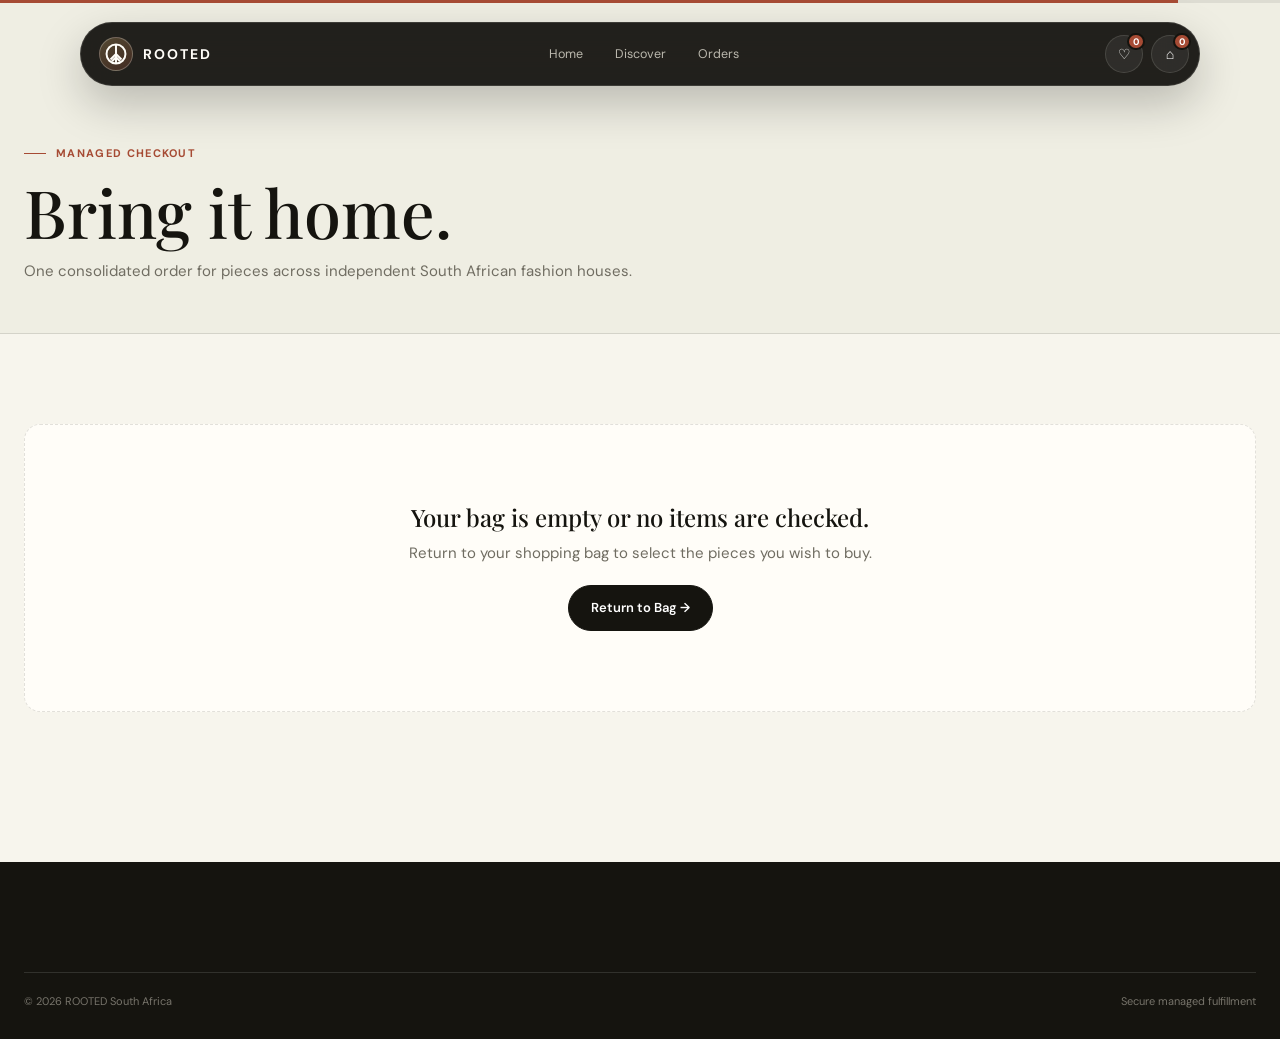
<file: checkout.html>
<!doctype html>
<html lang="en">
<head>
  <meta charset="utf-8">
  <meta name="viewport" content="width=device-width,initial-scale=1">
  <title>Checkout — ROOTED</title>
  <link rel="stylesheet" href="style.css">
</head>
<body>

  <div class="top-progress"><span style="width:92%"></span></div>

  <nav class="rooted-nav">
    <a class="nav-brand" href="index.html">
      <span class="root-symbol">
        <svg viewBox="0 0 100 100" fill="none" stroke="currentColor" stroke-width="9">
          <circle cx="50" cy="50" r="43"/>
          <path d="M50 8v84M50 50 25 75M50 65 32 83M50 50l25 25M50 65l18 18"/>
        </svg>
      </span>
      ROOTED
    </a>
    <div class="nav-links">
      <a class="nav-link" href="index.html">Home</a>
      <a class="nav-link" href="dashboard.html">Discover</a>
      <a class="nav-link" href="orders.html">Orders</a>
    </div>
    <div class="nav-actions">
      <a class="nav-action" href="wishlist.html">♡<span class="nav-badge" data-wish-count>0</span></a>
      <a class="nav-action" href="cart.html">⌂<span class="nav-badge" data-cart-count>0</span></a>
    </div>
  </nav>

  <header class="page-hero">
    <div class="container">
      <div class="eyebrow">MANAGED CHECKOUT</div>
      <h1>Bring it home.</h1>
      <p class="lede">One consolidated order for pieces across independent South African fashion houses.</p>
    </div>
  </header>

  <main class="section">
    <div class="container">
      <div id="checkout" class="checkout-grid"></div>
    </div>
  </main>

  <footer class="footer">
    <div class="container">
      <div class="footer-bottom">
        <span>© <span data-year></span> ROOTED South Africa</span>
        <span>Secure managed fulfillment</span>
      </div>
    </div>
  </footer>

  <div class="toast"></div>

  <script src="app.js"></script>
  <script>
    function drawCheckout() {
      const allCart = getCart();
      const activeItems = allCart.filter(x => x.selected !== false);

      if (!activeItems.length) {
        document.getElementById("checkout").innerHTML = `
          <div class="empty" style="grid-column:1/-1">
            <h2>Your bag is empty or no items are checked.</h2>
            <p class="lede" style="margin:10px auto 20px">Return to your shopping bag to select the pieces you wish to buy.</p>
            <a class="btn" href="cart.html">Return to Bag →</a>
          </div>
        `;
        return;
      }

      let sub = activeItems.reduce((a, x) => a + (product(x.id)?.price || 0) * x.qty, 0);
      let ship = sub >= 1500 ? 0 : 120;
      let total = sub + ship;

      document.getElementById("checkout").innerHTML = `
        <form class="checkout-form" onsubmit="placeOrder(event)">
          <div class="form-card">
            <h3>1. Your Details</h3>
            <div class="form-grid">
              <div class="field">
                <label>First Name</label>
                <input name="first" required value="Thabo">
              </div>
              <div class="field">
                <label>Last Name</label>
                <input name="last" required value="Mokoena">
              </div>
            </div>
            <div class="form-grid">
              <div class="field">
                <label>Email Address</label>
                <input name="email" type="email" required value="thabo.mokoena@gmail.com">
              </div>
              <div class="field">
                <label>Mobile Number</label>
                <input name="phone" required value="+27 82 490 1192">
              </div>
            </div>
          </div>

          <div class="form-card">
            <h3>2. Delivery Destination</h3>
            <div class="field">
              <label>Street Address</label>
              <input name="address" required value="14 Lynnwood Road">
            </div>
            <div class="form-grid">
              <div class="field">
                <label>Suburb</label>
                <input name="suburb" required value="Brooklyn">
              </div>
              <div class="field">
                <label>City Hub</label>
                <input name="city" required value="Pretoria">
              </div>
            </div>
            <div class="form-grid">
              <div class="field">
                <label>Province</label>
                <select name="province">
                  <option selected>Gauteng</option>
                  <option>Western Cape</option>
                  <option>KwaZulu-Natal</option>
                  <option>Eastern Cape</option>
                  <option>Free State</option>
                  <option>Mpumalanga</option>
                  <option>Limpopo</option>
                  <option>North West</option>
                  <option>Northern Cape</option>
                </select>
              </div>
              <div class="field">
                <label>Postal Code</label>
                <input name="postal" required value="0181">
              </div>
            </div>
          </div>

          <div class="form-card">
            <h3>3. Payment Gateway</h3>
            <div class="payment-options">
              <button type="button" class="payment active" onclick="choosePay(this)">Ozow Instant EFT</button>
              <button type="button" class="payment" onclick="choosePay(this)">PayFast (Cards)</button>
              <button type="button" class="payment" onclick="choosePay(this)">SnapScan / Zapper</button>
            </div>
            <div class="secure-note">
              ✓ 256-bit encryption · Official South African payment gateway integration.
            </div>
          </div>

          <button class="btn clay" style="width:100%;padding:17px;font-size:14.5px">
            Pay ${money(total)} & Complete Order →
          </button>
        </form>

        <aside class="summary">
          <h3>Your Order</h3>
          ${activeItems.map(x => {
            const p = product(x.id);
            return `
              <div class="sum-row">
                <span>${x.qty} × ${p ? p.name : 'Piece'} (${x.size})</span>
                <span>${money(p ? p.price * x.qty : 0)}</span>
              </div>
            `;
          }).join("")}
          <div class="sum-row">
            <span>Consolidated Courier</span>
            <span>${ship ? money(ship) : 'Complimentary'}</span>
          </div>
          <div class="sum-row sum-total">
            <span>Total</span>
            <span>${money(total)}</span>
          </div>
          <div class="secure-note">
            ROOTED consolidates multi-brand orders into a single physical dispatch package.
          </div>
          <a href="cart.html" style="display:inline-block;margin-top:14px;font-size:12px;color:var(--clay);text-decoration:underline">
            ← Edit items in bag
          </a>
        </aside>
      `;
    }

    function choosePay(b) {
      document.querySelectorAll(".payment").forEach(x => x.classList.remove("active"));
      b.classList.add("active");
    }

    function placeOrder(e) {
      e.preventDefault();
      const allCart = getCart();
      const checkedItems = allCart.filter(x => x.selected !== false);
      const remainingItems = allCart.filter(x => x.selected === false);
      const f = new FormData(e.target);

      const sub = checkedItems.reduce((a, x) => a + (product(x.id)?.price || 0) * x.qty, 0);
      const ship = sub >= 1500 ? 0 : 120;

      const order = {
        id: "RTD-" + Date.now().toString().slice(-6),
        date: new Date().toLocaleDateString("en-ZA", { day: "2-digit", month: "short", year: "numeric" }),
        status: "Order confirmed",
        customer: {
          first: f.get("first"),
          last: f.get("last"),
          email: f.get("email"),
          phone: f.get("phone"),
          address: f.get("address"),
          suburb: f.get("suburb"),
          city: f.get("city"),
          province: f.get("province"),
          postal: f.get("postal")
        },
        items: checkedItems,
        total: sub + ship
      };

      localStorage.setItem("rootedLastOrder", JSON.stringify(order));
      const existingOrders = JSON.parse(localStorage.getItem("rootedOrders") || "[]");
      localStorage.setItem("rootedOrders", JSON.stringify([order, ...existingOrders]));
      
      setCart(remainingItems);
      location.href = "orders.html?new=" + order.id;
    }

    document.addEventListener("DOMContentLoaded", () => {
      drawCheckout();
      setProgress(92);
    });
  </script>
</body>
</html>
</file>
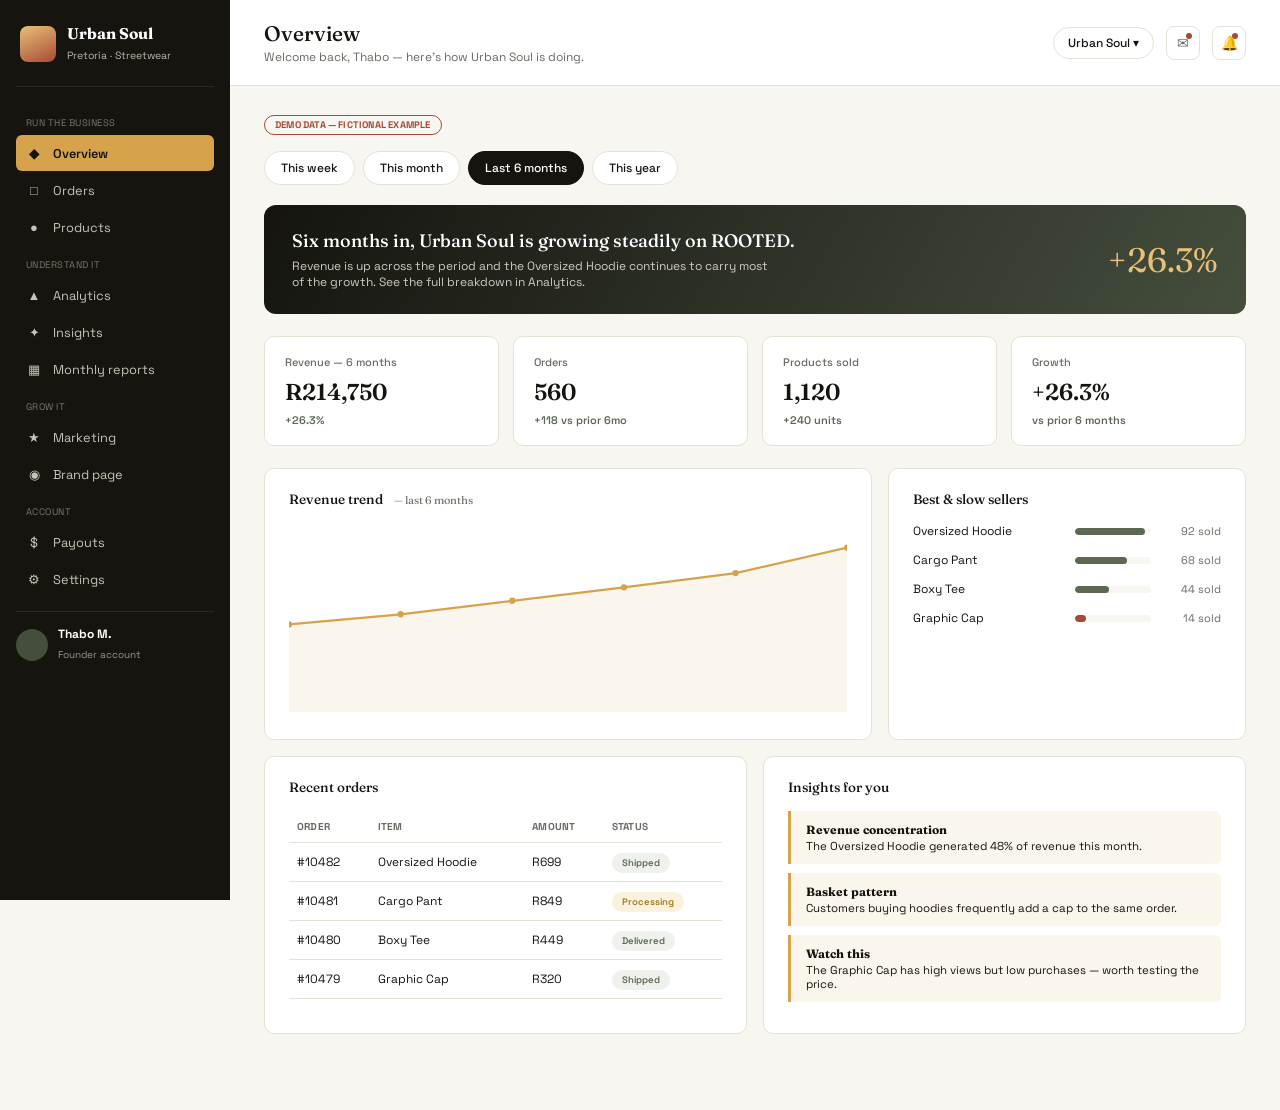
<file: client-page.html>
<!DOCTYPE html>
<html lang="en">
<head>
<meta charset="UTF-8">
<meta name="viewport" content="width=device-width, initial-scale=1.0">
<title>Urban Soul — ROOTED Brand Platform</title>
<link rel="preconnect" href="https://fonts.googleapis.com">
<link href="https://fonts.googleapis.com/css2?family=Fraunces:ital,opsz,wght@0,9..144,300..700;1,9..144,400..600&family=Space+Grotesk:wght@400;500;600;700&display=swap" rel="stylesheet">
<style>
:root{
  --ink:#15140f; --ink-2:#1e1c15; --paper:#f7f6f1; --white:#ffffff;
  --gold:#d6a34c; --goldlt:#e9c079; --clay:#a64b34; --moss:#454e3d; --mosslt:#5c6851;
  --line:#e4e1d6; --grey:#6b6960; --serif:'Fraunces',serif; --sans:'Space Grotesk',sans-serif;
}
*{box-sizing:border-box;}
body{margin:0;font-family:var(--sans);background:var(--paper);color:var(--ink);-webkit-font-smoothing:antialiased;}
h1,h2,h3,h4{font-family:var(--serif);font-weight:500;margin:0;}
button{font-family:var(--sans);cursor:pointer;border:none;background:none;}
p{margin:0;}
a{color:inherit;}

.app{display:grid;grid-template-columns:230px 1fr;min-height:100vh;}

/* ---------------- SIDEBAR ---------------- */
.sidebar{background:var(--ink);color:#fff;padding:24px 16px;display:flex;flex-direction:column;position:sticky;top:0;height:100vh;overflow-y:auto;}
.brandblock{display:flex;align-items:center;gap:11px;padding:0 4px 22px;border-bottom:1px solid #2b291f;margin-bottom:16px;}
.brandmark{width:36px;height:36px;border-radius:8px;background:linear-gradient(155deg,var(--goldlt),var(--clay));flex-shrink:0;}
.brandblock b{font-family:var(--serif);font-size:15.5px;display:block;}
.brandblock span{font-size:10.5px;color:#b9b6aa;}
.navgroup-label{font-size:9.5px;color:#7a7768;text-transform:uppercase;letter-spacing:.05em;padding:14px 10px 6px;}
.nav{display:flex;flex-direction:column;gap:1px;}
.nav button{display:flex;align-items:center;gap:11px;padding:9.5px 10px;border-radius:6px;font-size:12.8px;color:#c7c3b6;text-align:left;transition:background .15s,color .15s;width:100%;}
.nav button .ic{width:16px;flex-shrink:0;display:inline-flex;align-items:center;justify-content:center;font-size:13px;}
.nav button:hover{background:#211f18;color:#fff;}
.nav button.active{background:var(--gold);color:var(--ink);font-weight:600;}
.sidebar-foot{border-top:1px solid #2b291f;padding-top:14px;margin-top:14px;display:flex;align-items:center;gap:10px;}
.avatar{width:32px;height:32px;border-radius:50%;background:var(--moss);flex-shrink:0;}
.sidebar-foot b{font-size:12px;display:block;}
.sidebar-foot span{font-size:10px;color:#9a9788;}

/* ---------------- MAIN ---------------- */
main{padding:0;min-width:0;}
.topbar{display:flex;justify-content:space-between;align-items:center;padding:20px 34px;border-bottom:1px solid var(--line);background:var(--white);position:sticky;top:0;z-index:5;}
.topbar h1{font-size:21px;}
.topbar .sub{font-size:12px;color:var(--grey);margin-top:3px;}
.topbar-right{display:flex;align-items:center;gap:12px;}
.icon-btn{width:34px;height:34px;border-radius:8px;border:1px solid var(--line);display:flex;align-items:center;justify-content:center;font-size:14px;color:var(--grey);position:relative;}
.icon-btn .dot{position:absolute;top:6px;right:7px;width:6px;height:6px;border-radius:50%;background:var(--clay);}
.pill-btn{display:flex;align-items:center;gap:8px;border:1px solid var(--line);border-radius:100px;padding:7px 14px;font-size:12px;font-weight:500;}

.content{padding:26px 34px 60px;max-width:1280px;}
.page{display:none;}
.page.active{display:block;}

.periodrow{display:flex;gap:8px;margin-bottom:20px;flex-wrap:wrap;}
.ptab{padding:8px 16px;border:1px solid var(--line);border-radius:100px;font-size:12px;font-weight:500;background:var(--white);color:var(--ink);}
.ptab.active{background:var(--ink);color:#fff;border-color:var(--ink);}
.demo-flag{display:inline-block;font-size:9.5px;font-weight:700;color:var(--clay);border:1px solid var(--clay);padding:3px 10px;border-radius:100px;margin-bottom:16px;letter-spacing:.02em;}

.statgrid{display:grid;grid-template-columns:repeat(4,1fr);gap:14px;margin-bottom:22px;}
.statcard{background:var(--white);border:1px solid var(--line);border-radius:10px;padding:18px 20px;}
.statcard .lbl{font-size:11px;color:var(--grey);margin-bottom:9px;font-weight:500;}
.statcard .val{font-family:var(--serif);font-size:23px;font-weight:600;}
.statcard .delta{font-size:11px;margin-top:7px;color:var(--mosslt);font-weight:600;}
.statcard .delta.neg{color:var(--clay);}

.panelrow{display:grid;grid-template-columns:1.7fr 1fr;gap:16px;margin-bottom:16px;}
.panelrow.even{grid-template-columns:1fr 1fr;}
.panel{background:var(--white);border:1px solid var(--line);border-radius:10px;padding:22px 24px;}
.panel h4{font-size:13.5px;margin-bottom:16px;color:var(--ink);}
.panel h4 span{font-weight:400;color:var(--grey);font-size:11px;margin-left:8px;}

.bl-row{display:flex;align-items:center;gap:12px;margin-bottom:13px;}
.bl-row .name{width:150px;flex-shrink:0;font-size:12px;}
.bl-row .bar-bg{flex:1;height:7px;background:var(--paper);border-radius:5px;overflow:hidden;}
.bl-row .bar-fill{height:100%;background:var(--mosslt);border-radius:5px;}
.bl-row .bar-fill.slow{background:var(--clay);}
.bl-row .num{width:58px;text-align:right;font-size:11px;color:var(--grey);flex-shrink:0;}

.insight-mini{border-left:3px solid var(--gold);background:#faf6ec;padding:11px 15px;border-radius:0 6px 6px 0;font-size:11.5px;color:var(--ink);margin-bottom:9px;}
.insight-mini b{display:block;font-size:12px;margin-bottom:2px;font-family:var(--serif);}

table.datatable{width:100%;border-collapse:collapse;font-size:12px;}
table.datatable th{text-align:left;padding:9px 8px;font-size:10px;color:var(--grey);border-bottom:1px solid var(--line);text-transform:uppercase;letter-spacing:.02em;}
table.datatable td{padding:11px 8px;border-bottom:1px solid var(--line);}
.status-tag{font-size:9.5px;padding:4px 10px;border-radius:100px;background:var(--paper);font-weight:600;}
.status-tag.shipped{color:var(--mosslt);background:#eef1ec;}
.status-tag.processing{color:#a07a1f;background:#faf1de;}
.status-tag.delivered{color:var(--mosslt);background:#eef1ec;}

.prod-grid{display:grid;grid-template-columns:repeat(4,1fr);gap:14px;}
.prod-card{background:var(--white);border:1px solid var(--line);border-radius:10px;overflow:hidden;}
.prod-thumb{height:120px;}
.pt1{background:repeating-linear-gradient(125deg,#454e3d,#454e3d 9px,#3a4232 9px,#3a4232 18px);}
.pt2{background:repeating-linear-gradient(35deg,#a64b34,#a64b34 9px,#8f3e2b 9px,#8f3e2b 18px);}
.pt3{background:radial-gradient(circle at 65% 25%,#e9c079,#d6a34c 65%);}
.pt4{background:linear-gradient(155deg,#1e1c15,#5c6851);}
.prod-info{padding:13px 15px;}
.prod-info b{display:block;font-size:12.5px;font-family:var(--serif);margin-bottom:4px;}
.prod-info .meta{font-size:10.5px;color:var(--grey);display:flex;justify-content:space-between;}
.stock-bar{height:5px;background:var(--paper);border-radius:4px;margin-top:8px;overflow:hidden;}
.stock-bar div{height:100%;background:var(--mosslt);}
.stock-bar.low div{background:var(--clay);}

.chart-wrap svg{width:100%;height:auto;}

.growth-banner{background:linear-gradient(120deg,var(--ink),var(--moss));color:#fff;border-radius:12px;padding:24px 28px;display:flex;justify-content:space-between;align-items:center;margin-bottom:22px;gap:20px;flex-wrap:wrap;}
.growth-banner h3{font-size:18px;color:#fff;max-width:520px;}
.growth-banner p{color:#cfcbc0;font-size:12px;margin-top:6px;max-width:480px;}
.growth-banner .num{font-family:var(--serif);font-size:34px;color:var(--goldlt);}

.callout{background:#faf6ec;border:1px solid #ecdfba;border-radius:10px;padding:16px 20px;display:flex;justify-content:space-between;align-items:center;margin-bottom:20px;gap:16px;flex-wrap:wrap;}
.callout p{font-size:12.5px;color:var(--ink);max-width:600px;}
.callout b{font-family:var(--serif);display:block;font-size:14px;margin-bottom:3px;}
.btn{background:var(--ink);color:#fff;padding:10px 18px;border-radius:100px;font-size:12px;font-weight:600;white-space:nowrap;}
.btn.ghost{background:transparent;border:1px solid var(--ink);color:var(--ink);}
.btn.gold{background:var(--gold);color:var(--ink);}

/* pipeline (insights page) */
.pipeline{display:flex;gap:8px;margin-bottom:22px;flex-wrap:wrap;}
.pipe-stage{flex:1;min-width:110px;text-align:center;padding:12px 10px;border-radius:8px;background:var(--white);border:1px solid var(--line);font-size:11.5px;font-weight:600;color:var(--grey);}
.pipe-stage.done{background:var(--moss);color:#fff;border-color:var(--moss);}
.insight-full{background:var(--white);border:1px solid var(--line);border-radius:10px;padding:18px 22px;margin-bottom:12px;display:flex;justify-content:space-between;align-items:center;gap:16px;}
.insight-full .txt b{font-family:var(--serif);font-size:14px;display:block;margin-bottom:4px;}
.insight-full .txt p{font-size:12px;color:var(--grey);max-width:560px;}
.toggle-mini{display:flex;align-items:center;gap:8px;font-size:11px;color:var(--grey);flex-shrink:0;}
.switch{width:34px;height:19px;border-radius:100px;background:var(--line);position:relative;flex-shrink:0;cursor:pointer;}
.switch.on{background:var(--moss);}
.switch .knob{width:15px;height:15px;border-radius:50%;background:#fff;position:absolute;top:2px;left:2px;transition:left .2s;}
.switch.on .knob{left:17px;}

/* marketing page */
.mkt-grid{display:grid;grid-template-columns:repeat(2,1fr);gap:16px;}
.mkt-card{background:var(--white);border:1px solid var(--line);border-radius:10px;padding:22px 24px;}
.mkt-card .tag{font-size:9.5px;font-weight:700;padding:3px 9px;border-radius:100px;background:var(--paper);color:var(--grey);display:inline-block;margin-bottom:10px;}
.mkt-card .tag.new{background:#eef1ec;color:var(--mosslt);}
.mkt-card .tag.soon{background:var(--paper);color:var(--grey);}
.mkt-card h4{font-size:15px;margin-bottom:8px;}
.mkt-card p{font-size:12px;color:var(--grey);margin-bottom:14px;line-height:1.5;}
.stat-mini-row{display:flex;gap:20px;margin-bottom:22px;flex-wrap:wrap;}
.stat-mini{background:var(--white);border:1px solid var(--line);border-radius:10px;padding:16px 20px;flex:1;min-width:150px;}
.stat-mini .lbl{font-size:10.5px;color:var(--grey);margin-bottom:6px;}
.stat-mini .val{font-family:var(--serif);font-size:20px;}

/* brand page preview */
.bp-preview{background:var(--white);border:1px solid var(--line);border-radius:10px;overflow:hidden;}
.bp-head{display:flex;gap:20px;padding:26px;align-items:flex-end;border-bottom:1px solid var(--line);}
.bp-photo{width:80px;height:80px;border-radius:50%;background:var(--moss);flex-shrink:0;}
.bp-head h3{font-size:22px;}
.bp-head span{font-size:12px;color:var(--grey);}
.bp-body{padding:22px 26px;}
.bp-body p{font-size:13px;color:var(--ink);line-height:1.6;max-width:640px;}
.bp-timeline{display:flex;gap:0;padding:20px 26px;overflow-x:auto;border-top:1px solid var(--line);}
.bp-tl-item{min-width:150px;padding-right:20px;margin-right:20px;border-right:1px dashed var(--line);}
.bp-tl-item:last-child{border:none;}
.bp-tl-item b{font-family:var(--serif);color:var(--clay);font-size:13px;}
.bp-tl-item p{font-size:11px;color:var(--grey);margin-top:5px;}

/* reports page */
.report-list{display:flex;flex-direction:column;gap:10px;margin-bottom:24px;}
.report-row{display:flex;justify-content:space-between;align-items:center;background:var(--white);border:1px solid var(--line);border-radius:10px;padding:16px 20px;}
.report-row b{font-family:var(--serif);font-size:14px;}
.report-row span{font-size:11.5px;color:var(--grey);display:block;margin-top:2px;}
.report-doc{background:var(--white);border:1px solid var(--line);border-radius:10px;padding:26px 30px;}
.report-sec{padding:14px 0;border-bottom:1px solid var(--line);}
.report-sec:last-child{border:none;}
.report-sec h5{font-size:10.5px;color:var(--clay);font-weight:700;margin-bottom:6px;text-transform:uppercase;letter-spacing:.02em;}
.report-sec p{font-size:12.5px;color:var(--ink);}

/* payouts */
.payout-hero{display:flex;gap:16px;margin-bottom:20px;flex-wrap:wrap;}
.payout-card{flex:1;min-width:200px;background:var(--white);border:1px solid var(--line);border-radius:10px;padding:20px 22px;}
.payout-card .lbl{font-size:11px;color:var(--grey);margin-bottom:8px;}
.payout-card .val{font-family:var(--serif);font-size:22px;}

/* settings */
.settings-grid{display:grid;grid-template-columns:1fr 1fr;gap:16px;}
.field-row{display:flex;justify-content:space-between;align-items:center;padding:12px 0;border-bottom:1px solid var(--line);font-size:12.5px;}
.field-row:last-child{border:none;}
.field-row .val{color:var(--grey);}
.plan-card{border:1px solid var(--line);border-radius:10px;padding:20px 22px;margin-bottom:14px;}
.plan-card.current{border-color:var(--moss);background:#f7faf6;}
.plan-card.premium{border-color:var(--gold);background:#fdf9f0;}
.plan-card h4{font-size:14.5px;margin-bottom:6px;}
.plan-card p{font-size:12px;color:var(--grey);margin-bottom:10px;}

@media(max-width:1000px){
  .app{grid-template-columns:1fr;}
  .sidebar{display:none;}
  .statgrid,.mkt-grid,.settings-grid{grid-template-columns:repeat(2,1fr);}
  .panelrow,.panelrow.even{grid-template-columns:1fr;}
  .prod-grid{grid-template-columns:repeat(2,1fr);}
}
</style>
</head>
<body>

<div class="app">
  <!-- SIDEBAR -->
  <aside class="sidebar">
    <div class="brandblock">
      <div class="brandmark"></div>
      <div><b>Urban Soul</b><span>Pretoria · Streetwear</span></div>
    </div>
    <div class="navgroup-label">Run the business</div>
    <nav class="nav">
      <button class="active" data-page="overview"><span class="ic">&#9670;</span> Overview</button>
      <button data-page="orders"><span class="ic">&#9633;</span> Orders</button>
      <button data-page="products"><span class="ic">&#9679;</span> Products</button>
    </nav>
    <div class="navgroup-label">Understand it</div>
    <nav class="nav">
      <button data-page="analytics"><span class="ic">&#9650;</span> Analytics</button>
      <button data-page="insights"><span class="ic">&#10022;</span> Insights</button>
      <button data-page="reports"><span class="ic">&#9638;</span> Monthly reports</button>
    </nav>
    <div class="navgroup-label">Grow it</div>
    <nav class="nav">
      <button data-page="marketing"><span class="ic">&#9733;</span> Marketing</button>
      <button data-page="brandpage"><span class="ic">&#9673;</span> Brand page</button>
    </nav>
    <div class="navgroup-label">Account</div>
    <nav class="nav">
      <button data-page="payouts"><span class="ic">&#36;</span> Payouts</button>
      <button data-page="settings"><span class="ic">&#9881;</span> Settings</button>
    </nav>
    <div class="sidebar-foot">
      <div class="avatar"></div>
      <div><b>Thabo M.</b><span>Founder account</span></div>
    </div>
  </aside>

  <!-- MAIN -->
  <main>
    <div class="topbar">
      <div>
        <h1 id="pageTitle">Overview</h1>
        <div class="sub" id="pageSub">Welcome back, Thabo — here's how Urban Soul is doing.</div>
      </div>
      <div class="topbar-right">
        <div class="pill-btn">Urban Soul ▾</div>
        <div class="icon-btn">&#9993;<span class="dot"></span></div>
        <div class="icon-btn">&#128276;<span class="dot"></span></div>
      </div>
    </div>

    <div class="content">

      <!-- ============ OVERVIEW ============ -->
      <section class="page active" id="page-overview">
        <span class="demo-flag">DEMO DATA — FICTIONAL EXAMPLE</span>
        <div class="periodrow" id="periodRow"></div>

        <div class="growth-banner">
          <div>
            <h3>Six months in, Urban Soul is growing steadily on ROOTED.</h3>
            <p>Revenue is up across the period and the Oversized Hoodie continues to carry most of the growth. See the full breakdown in Analytics.</p>
          </div>
          <div class="num" id="growthNum">+26.3%</div>
        </div>

        <div class="statgrid" id="statGrid"></div>

        <div class="panelrow">
          <div class="panel">
            <h4>Revenue trend <span id="chartPeriodLabel">— last 6 months</span></h4>
            <div class="chart-wrap" id="ovChart"></div>
          </div>
          <div class="panel">
            <h4>Best &amp; slow sellers</h4>
            <div id="ovBest"></div>
          </div>
        </div>

        <div class="panelrow even">
          <div class="panel">
            <h4>Recent orders</h4>
            <table class="datatable">
              <tr><th>Order</th><th>Item</th><th>Amount</th><th>Status</th></tr>
              <tr><td>#10482</td><td>Oversized Hoodie</td><td>R699</td><td><span class="status-tag shipped">Shipped</span></td></tr>
              <tr><td>#10481</td><td>Cargo Pant</td><td>R849</td><td><span class="status-tag processing">Processing</span></td></tr>
              <tr><td>#10480</td><td>Boxy Tee</td><td>R449</td><td><span class="status-tag delivered">Delivered</span></td></tr>
              <tr><td>#10479</td><td>Graphic Cap</td><td>R320</td><td><span class="status-tag shipped">Shipped</span></td></tr>
            </table>
          </div>
          <div class="panel">
            <h4>Insights for you</h4>
            <div class="insight-mini"><b>Revenue concentration</b>The Oversized Hoodie generated 48% of revenue this month.</div>
            <div class="insight-mini"><b>Basket pattern</b>Customers buying hoodies frequently add a cap to the same order.</div>
            <div class="insight-mini"><b>Watch this</b>The Graphic Cap has high views but low purchases — worth testing the price.</div>
          </div>
        </div>
      </section>

      <!-- ============ ORDERS ============ -->
      <section class="page" id="page-orders">
        <span class="demo-flag">DEMO DATA — FICTIONAL EXAMPLE</span>
        <div class="periodrow">
          <button class="ptab active">All orders (560)</button>
          <button class="ptab">Processing</button>
          <button class="ptab">Shipped</button>
          <button class="ptab">Delivered</button>
        </div>
        <div class="panel">
          <table class="datatable">
            <tr><th>Order</th><th>Customer</th><th>Item</th><th>Amount</th><th>Date</th><th>Status</th></tr>
            <tr><td>#10482</td><td>L. Mokoena</td><td>Oversized Hoodie (M)</td><td>R699</td><td>12 Sep</td><td><span class="status-tag shipped">Shipped</span></td></tr>
            <tr><td>#10481</td><td>S. Naidoo</td><td>Cargo Pant (L)</td><td>R849</td><td>12 Sep</td><td><span class="status-tag processing">Processing</span></td></tr>
            <tr><td>#10480</td><td>K. van Wyk</td><td>Boxy Tee (M)</td><td>R449</td><td>11 Sep</td><td><span class="status-tag delivered">Delivered</span></td></tr>
            <tr><td>#10479</td><td>T. Dlamini</td><td>Graphic Cap</td><td>R320</td><td>11 Sep</td><td><span class="status-tag shipped">Shipped</span></td></tr>
            <tr><td>#10478</td><td>A. Botha</td><td>Oversized Hoodie (L)</td><td>R699</td><td>10 Sep</td><td><span class="status-tag delivered">Delivered</span></td></tr>
            <tr><td>#10477</td><td>P. Sithole</td><td>Cargo Pant (M)</td><td>R849</td><td>10 Sep</td><td><span class="status-tag delivered">Delivered</span></td></tr>
            <tr><td>#10476</td><td>N. Adams</td><td>Boxy Tee (S)</td><td>R449</td><td>9 Sep</td><td><span class="status-tag processing">Processing</span></td></tr>
          </table>
        </div>
      </section>

      <!-- ============ PRODUCTS ============ -->
      <section class="page" id="page-products">
        <span class="demo-flag">DEMO DATA — FICTIONAL EXAMPLE</span>
        <div class="callout">
          <div><b>Adding something new?</b><p>Brands don't upload directly during the beta — send photos, pricing and stock to your ROOTED account manager and we'll list it within 48 hours.</p></div>
          <button class="btn">Request new listing</button>
        </div>
        <div class="periodrow">
          <button class="ptab active">All products (36)</button>
          <button class="ptab">Best sellers</button>
          <button class="ptab">Low stock</button>
        </div>
        <div class="prod-grid">
          <div class="prod-card"><div class="prod-thumb pt1"></div><div class="prod-info"><b>Oversized Hoodie</b><div class="meta"><span>R699</span><span>92 sold</span></div><div class="stock-bar"><div style="width:70%;"></div></div></div></div>
          <div class="prod-card"><div class="prod-thumb pt2"></div><div class="prod-info"><b>Cargo Pant</b><div class="meta"><span>R849</span><span>68 sold</span></div><div class="stock-bar"><div style="width:55%;"></div></div></div></div>
          <div class="prod-card"><div class="prod-thumb pt3"></div><div class="prod-info"><b>Graphic Cap</b><div class="meta"><span>R320</span><span>14 sold</span></div><div class="stock-bar low"><div style="width:15%;"></div></div></div></div>
          <div class="prod-card"><div class="prod-thumb pt4"></div><div class="prod-info"><b>Boxy Tee</b><div class="meta"><span>R449</span><span>44 sold</span></div><div class="stock-bar"><div style="width:40%;"></div></div></div></div>
        </div>
      </section>

      <!-- ============ ANALYTICS ============ -->
      <section class="page" id="page-analytics">
        <span class="demo-flag">DEMO DATA — FICTIONAL EXAMPLE</span>
        <div class="periodrow" id="analyticsPeriodRow"></div>
        <div class="statgrid" id="analyticsStatGrid"></div>
        <div class="panelrow">
          <div class="panel"><h4>Sales trend</h4><div class="chart-wrap" id="anChart"></div></div>
          <div class="panel"><h4>Revenue by category</h4><div class="chart-wrap" id="anPie"></div></div>
        </div>
        <div class="panelrow even">
          <div class="panel">
            <h4>Customer behaviour</h4>
            <div class="bl-row"><span class="name">New customers</span><div class="bar-bg"><div class="bar-fill" style="width:64%;"></div></div><span class="num">64%</span></div>
            <div class="bl-row"><span class="name">Returning customers</span><div class="bar-bg"><div class="bar-fill" style="width:36%;"></div></div><span class="num">36%</span></div>
            <div class="bl-row"><span class="name">Avg. order value</span><div class="bar-bg"><div class="bar-fill" style="width:80%;"></div></div><span class="num">R391</span></div>
            <div class="bl-row"><span class="name">Repeat purchase rate</span><div class="bar-bg"><div class="bar-fill" style="width:29%;"></div></div><span class="num">29%</span></div>
          </div>
          <div class="panel">
            <h4>Views vs. purchases</h4>
            <div class="bl-row"><span class="name">Oversized Hoodie</span><div class="bar-bg"><div class="bar-fill" style="width:74%;"></div></div><span class="num">74% conv.</span></div>
            <div class="bl-row"><span class="name">Cargo Pant</span><div class="bar-bg"><div class="bar-fill" style="width:58%;"></div></div><span class="num">58% conv.</span></div>
            <div class="bl-row"><span class="name">Boxy Tee</span><div class="bar-bg"><div class="bar-fill" style="width:41%;"></div></div><span class="num">41% conv.</span></div>
            <div class="bl-row"><span class="name">Graphic Cap</span><div class="bar-bg"><div class="bar-fill slow" style="width:9%;"></div></div><span class="num">9% conv.</span></div>
          </div>
        </div>
      </section>

      <!-- ============ INSIGHTS (Business Intelligence) ============ -->
      <section class="page" id="page-insights">
        <span class="demo-flag">DEMO DATA — FICTIONAL EXAMPLE</span>
        <p style="font-size:12.5px;color:var(--grey);max-width:640px;margin-bottom:18px;">ROOTED turns your last 6 months of sales data into plain-language recommendations. This is the same pipeline behind your monthly report.</p>
        <div class="pipeline">
          <div class="pipe-stage done">Raw data</div>
          <div class="pipe-stage done">Analysis</div>
          <div class="pipe-stage done">Insight</div>
          <div class="pipe-stage done">Recommendation</div>
          <div class="pipe-stage">Action → Growth</div>
        </div>
        <div class="insight-full">
          <div class="txt"><b>Revenue concentration</b><p>Your Oversized Hoodie has generated 48% of revenue this month — consider expanding this range with new colourways.</p></div>
          <div class="toggle-mini">Mark as actioned <div class="switch" onclick="this.classList.toggle('on')"><div class="knob"></div></div></div>
        </div>
        <div class="insight-full">
          <div class="txt"><b>Category growth</b><p>Your hoodie category grew 24% over the last 6 months, outpacing every other line you sell.</p></div>
          <div class="toggle-mini">Mark as actioned <div class="switch" onclick="this.classList.toggle('on')"><div class="knob"></div></div></div>
        </div>
        <div class="insight-full">
          <div class="txt"><b>Views vs. purchases</b><p>The Graphic Cap has high page views but a 9% conversion rate — well below your other products. Try a new price or product photo before ordering more stock.</p></div>
          <div class="toggle-mini">Mark as actioned <div class="switch" onclick="this.classList.toggle('on')"><div class="knob"></div></div></div>
        </div>
        <div class="insight-full">
          <div class="txt"><b>Basket pattern</b><p>Customers who buy the Oversized Hoodie frequently add the Graphic Cap or Boxy Tee to the same order — a bundle could lift average order value.</p></div>
          <div class="toggle-mini">Mark as actioned <div class="switch on" onclick="this.classList.toggle('on')"><div class="knob"></div></div></div>
        </div>
      </section>

      <!-- ============ MONTHLY REPORTS ============ -->
      <section class="page" id="page-reports">
        <span class="demo-flag">DEMO DATA — FICTIONAL EXAMPLE</span>
        <div class="report-list">
          <div class="report-row"><div><b>August 2026</b><span>Revenue R48,750 · +18.4% vs July</span></div><button class="btn ghost" onclick="openReport()">View report</button></div>
          <div class="report-row"><div><b>July 2026</b><span>Revenue R41,200 · +10.7% vs June</span></div><button class="btn ghost">View report</button></div>
          <div class="report-row"><div><b>June 2026</b><span>Revenue R37,000 · +8.2% vs May</span></div><button class="btn ghost">View report</button></div>
          <div class="report-row"><div><b>May 2026</b><span>Revenue R33,400 · +13.6% vs April</span></div><button class="btn ghost">View report</button></div>
        </div>
        <div class="report-doc" id="reportDoc">
          <h3 style="font-size:19px;">Urban Soul — August 2026</h3>
          <span style="font-size:11.5px;color:var(--grey);">Prepared by ROOTED Insights (demo)</span>
          <div class="report-sec"><h5>Performance summary</h5><p>Revenue reached R48,750 in August, up 18.4% on July, across 127 orders and 243 units sold.</p></div>
          <div class="report-sec"><h5>What worked</h5><p>The Oversized Hoodie carried 48% of total revenue and was the clear driver of this month's growth.</p></div>
          <div class="report-sec"><h5>What didn't work</h5><p>The Graphic Cap saw more product views than any other item but converted far less often — a sign the price or photos may need testing.</p></div>
          <div class="report-sec"><h5>Customer behaviour</h5><p>Customers who bought the Oversized Hoodie were also likely to add the Boxy Tee to the same order.</p></div>
          <div class="report-sec"><h5>Recommendation</h5><p>Consider a hoodie-and-tee bundle, and test a lower price or new product photo on the Graphic Cap before ordering more stock.</p></div>
          <div class="report-sec"><h5>Next month's focus</h5><p>Track whether the bundle lifts average order value, and re-measure Graphic Cap conversion after the price test.</p></div>
        </div>
      </section>

      <!-- ============ MARKETING ============ -->
      <section class="page" id="page-marketing">
        <span class="demo-flag">DEMO DATA — FICTIONAL EXAMPLE</span>
        <div class="stat-mini-row">
          <div class="stat-mini"><div class="lbl">Brand page views</div><div class="val">4,120</div></div>
          <div class="stat-mini"><div class="lbl">Discovered via other brands</div><div class="val">612</div></div>
          <div class="stat-mini"><div class="lbl">Followers</div><div class="val">318</div></div>
          <div class="stat-mini"><div class="lbl">Search appearances</div><div class="val">1,940</div></div>
        </div>
        <div class="mkt-grid">
          <div class="mkt-card">
            <span class="tag new">Available now</span>
            <h4>Apply for Brand of the Week</h4>
            <p>Get featured on the ROOTED homepage for a full week, with your story, founder photo and top products in front of every visitor.</p>
            <button class="btn gold">Apply now</button>
          </div>
          <div class="mkt-card">
            <span class="tag new">Available now</span>
            <h4>Create a bundle promotion</h4>
            <p>Pair your Oversized Hoodie with the Boxy Tee at a small discount — insights show these are already bought together often.</p>
            <button class="btn">Set up bundle</button>
          </div>
          <div class="mkt-card">
            <span class="tag new">Available now</span>
            <h4>Featured placement</h4>
            <p>Pay to feature a product on the marketplace homepage or category page. Always clearly marked as sponsored to customers.</p>
            <button class="btn">Boost a product</button>
          </div>
          <div class="mkt-card">
            <span class="tag">Included</span>
            <h4>Follower notifications</h4>
            <p>Your 318 followers are notified automatically whenever you list a new product. No setup required.</p>
            <button class="btn ghost">View followers</button>
          </div>
          <div class="mkt-card">
            <span class="tag soon">Coming soon</span>
            <h4>Creator &amp; influencer connections</h4>
            <p>ROOTED will introduce you to local creators and photographers who want to work with independent brands.</p>
            <button class="btn ghost" disabled style="opacity:.5;">Coming soon</button>
          </div>
          <div class="mkt-card">
            <span class="tag soon">Coming soon</span>
            <h4>Loyalty &amp; repeat-purchase rewards</h4>
            <p>Let customers earn ROOTED points for shopping your brand, redeemable across the marketplace.</p>
            <button class="btn ghost" disabled style="opacity:.5;">Coming soon</button>
          </div>
        </div>
      </section>

      <!-- ============ BRAND PAGE ============ -->
      <section class="page" id="page-brandpage">
        <span class="demo-flag">DEMO DATA — FICTIONAL EXAMPLE</span>
        <div class="callout">
          <div><b>This is your public page</b><p>Founder story, timeline and photos are set up by the ROOTED team during onboarding. Request a change any time.</p></div>
          <button class="btn">Request an update</button>
        </div>
        <div class="bp-preview">
          <div class="bp-head">
            <div class="bp-photo"></div>
            <div><h3>Urban Soul</h3><span>Pretoria, South Africa — Streetwear, est. 2023</span></div>
          </div>
          <div class="bp-body">
            <p>"Thabo started Urban Soul in his mother's garage, cutting his first run of ten hoodies for friends at TUT. He wanted streetwear that felt like Pretoria, not a copy of something overseas."</p>
          </div>
          <div class="bp-timeline">
            <div class="bp-tl-item"><b>2023</b><p>First ten hoodies, sold from a garage</p></div>
            <div class="bp-tl-item"><b>2024</b><p>First full collection, six cities shipped to</p></div>
            <div class="bp-tl-item"><b>2025</b><p>Featured in a local streetwear pop-up</p></div>
            <div class="bp-tl-item"><b>2026</b><p>Joined ROOTED</p></div>
          </div>
        </div>
      </section>

      <!-- ============ PAYOUTS ============ -->
      <section class="page" id="page-payouts">
        <span class="demo-flag">DEMO DATA — FICTIONAL EXAMPLE</span>
        <div class="payout-hero">
          <div class="payout-card"><div class="lbl">Next payout</div><div class="val">R11,940</div><div style="font-size:11px;color:var(--grey);margin-top:6px;">Due 20 Sep 2026</div></div>
          <div class="payout-card"><div class="lbl">Commission rate</div><div class="val">8%</div><div style="font-size:11px;color:var(--grey);margin-top:6px;">Per completed sale</div></div>
          <div class="payout-card"><div class="lbl">Paid out — last 6 months</div><div class="val">R197,570</div><div style="font-size:11px;color:var(--grey);margin-top:6px;">Across 6 payouts</div></div>
        </div>
        <div class="panel">
          <h4>Payout history</h4>
          <table class="datatable">
            <tr><th>Period</th><th>Gross sales</th><th>Commission</th><th>Paid out</th><th>Status</th></tr>
            <tr><td>August 2026</td><td>R48,750</td><td>R3,900</td><td>R44,850</td><td><span class="status-tag processing">Pending</span></td></tr>
            <tr><td>July 2026</td><td>R41,200</td><td>R3,296</td><td>R37,904</td><td><span class="status-tag delivered">Paid</span></td></tr>
            <tr><td>June 2026</td><td>R37,000</td><td>R2,960</td><td>R34,040</td><td><span class="status-tag delivered">Paid</span></td></tr>
            <tr><td>May 2026</td><td>R33,400</td><td>R2,672</td><td>R30,728</td><td><span class="status-tag delivered">Paid</span></td></tr>
          </table>
        </div>
      </section>

      <!-- ============ SETTINGS ============ -->
      <section class="page" id="page-settings">
        <div class="settings-grid">
          <div class="panel">
            <h4>Brand profile</h4>
            <div class="field-row"><span>Brand name</span><span class="val">Urban Soul</span></div>
            <div class="field-row"><span>Location</span><span class="val">Pretoria, South Africa</span></div>
            <div class="field-row"><span>Category</span><span class="val">Streetwear</span></div>
            <div class="field-row"><span>Founder</span><span class="val">Thabo M.</span></div>
            <div class="field-row"><span>Joined ROOTED</span><span class="val">2026</span></div>
            <p style="font-size:11.5px;color:var(--grey);margin-top:12px;">These details are managed by your ROOTED account manager during the beta — request changes from the Brand Page tab.</p>
          </div>
          <div class="panel">
            <h4>Notifications</h4>
            <div class="field-row"><span>New order received</span><div class="switch on" onclick="this.classList.toggle('on')"><div class="knob"></div></div></div>
            <div class="field-row"><span>Low stock alerts</span><div class="switch on" onclick="this.classList.toggle('on')"><div class="knob"></div></div></div>
            <div class="field-row"><span>Monthly report ready</span><div class="switch on" onclick="this.classList.toggle('on')"><div class="knob"></div></div></div>
            <div class="field-row"><span>New follower</span><div class="switch" onclick="this.classList.toggle('on')"><div class="knob"></div></div></div>
            <div class="field-row"><span>Marketing opportunities</span><div class="switch on" onclick="this.classList.toggle('on')"><div class="knob"></div></div></div>
          </div>
        </div>
        <div style="margin-top:16px;">
          <div class="plan-card current">
            <h4>Standard plan <span style="font-size:11px;color:var(--mosslt);font-weight:600;">— current plan</span></h4>
            <p>Marketplace listing, order management, and basic analytics — included for every brand on ROOTED.</p>
          </div>
          <div class="plan-card premium">
            <h4>Premium analytics <span style="font-size:11px;color:var(--gold);font-weight:600;">— upgrade</span></h4>
            <p>Deeper customer segmentation, full sales history, and priority access to new business intelligence features.</p>
            <button class="btn gold">Upgrade plan</button>
          </div>
        </div>
      </section>

    </div>
  </main>
</div>

<script>
/* ---------- nav switching ---------- */
const titles = {
  overview:["Overview","Welcome back, Thabo — here's how Urban Soul is doing."],
  orders:["Orders","Every order placed through your ROOTED storefront."],
  products:["Products","What's currently listed and selling."],
  analytics:["Analytics","Deeper numbers behind your sales."],
  insights:["Insights","Data turned into plain-language recommendations."],
  reports:["Monthly reports","A summary delivered every month, ready to act on."],
  marketing:["Marketing","Tools to help more customers discover Urban Soul."],
  brandpage:["Brand page","How customers see Urban Soul on ROOTED."],
  payouts:["Payouts","Commission, statements, and what's coming to you."],
  settings:["Settings","Brand profile, notifications and your plan."]
};
document.querySelectorAll('.nav button').forEach(btn=>{
  btn.addEventListener('click',()=>{
    document.querySelectorAll('.nav button').forEach(b=>b.classList.remove('active'));
    btn.classList.add('active');
    document.querySelectorAll('.page').forEach(p=>p.classList.remove('active'));
    document.getElementById('page-'+btn.dataset.page).classList.add('active');
    document.getElementById('pageTitle').textContent = titles[btn.dataset.page][0];
    document.getElementById('pageSub').textContent = titles[btn.dataset.page][1];
  });
});
function openReport(){ document.getElementById('reportDoc').scrollIntoView({behavior:'smooth'}); }

/* ---------- chart helpers ---------- */
function lineChart(values, color, w=620,h=210){
  const max = Math.max(...values)*1.15, min=0;
  const step = w/(values.length-1);
  const pts = values.map((v,i)=>`${i*step},${h-(v-min)/(max-min)*h}`).join(' ');
  const area = `0,${h} ${pts} ${w},${h}`;
  return `<svg viewBox="0 0 ${w} ${h}" preserveAspectRatio="none">
    <polygon points="${area}" fill="${color}" opacity="0.10"></polygon>
    <polyline points="${pts}" fill="none" stroke="${color}" stroke-width="2.5"></polyline>
    ${values.map((v,i)=>`<circle cx="${i*step}" cy="${h-(v-min)/(max-min)*h}" r="3.5" fill="${color}"></circle>`).join('')}
  </svg>`;
}
function pieChart(data){
  let acc=0; const r=64,cx=80,cy=80;
  const paths = data.map(c=>{
    const start = acc/100*2*Math.PI; acc+=c[1];
    const end = acc/100*2*Math.PI;
    const x1=cx+r*Math.sin(start), y1=cy-r*Math.cos(start);
    const x2=cx+r*Math.sin(end), y2=cy-r*Math.cos(end);
    const large=(end-start)>Math.PI?1:0;
    return `<path d="M${cx},${cy} L${x1},${y1} A${r},${r} 0 ${large} 1 ${x2},${y2} Z" fill="${c[2]}"></path>`;
  }).join('');
  const legend = data.map(c=>`<div style="display:flex;align-items:center;gap:8px;font-size:11.5px;color:#6b6960;margin-top:6px;"><span style="width:9px;height:9px;background:${c[2]};display:inline-block;border-radius:2px;"></span>${c[0]} — ${c[1]}%</div>`).join('');
  return `<div style="display:flex;gap:20px;align-items:center;"><svg width="150" height="150" viewBox="0 0 160 160">${paths}</svg><div>${legend}</div></div>`;
}

/* ---------- period data (Overview) — default 6 months ---------- */
const periodData = {
  "This week":{stats:[["Revenue","R11,240","+6.1%"],["Orders","29","+3"],["Units sold","54","+8"],["Growth","+6.1%","vs last week"]],
    chart:[5,6,5,7,8,9,8,11], label:"— last 8 days"},
  "This month":{stats:[["Revenue this month","R48,750","+18.4%"],["Orders","127","+9 vs last mo."],["Products sold","243","+31 units"],["Growth","+18.4%","vs last month"]],
    chart:[22,26,24,31,29,36,34,41], label:"— last 8 weeks"},
  "Last 6 months":{stats:[["Revenue — 6 months","R214,750","+26.3%"],["Orders","560","+118 vs prior 6mo"],["Products sold","1,120","+240 units"],["Growth","+26.3%","vs prior 6 months"]],
    chart:[26,29,33,37,41.2,48.75], label:"— last 6 months"},
  "This year":{stats:[["Revenue — YTD","R512,900","+34.6%"],["Orders","1,284","+240 vs 2025"],["Products sold","2,610","+410 units"],["Growth","+34.6%","vs 2025"]],
    chart:[12,15,17,19,22,26,30,36], label:"— monthly, last 8 months"}
};
const bestData = [["Oversized Hoodie",92,false],["Cargo Pant",68,false],["Boxy Tee",44,false],["Graphic Cap",14,true]];

function renderOverview(key){
  const d = periodData[key];
  document.getElementById('growthNum').textContent = d.stats[3][1];
  document.getElementById('statGrid').innerHTML = d.stats.map(s=>`
    <div class="statcard"><div class="lbl">${s[0]}</div><div class="val">${s[1]}</div><div class="delta">${s[2]}</div></div>`).join('');
  document.getElementById('ovChart').innerHTML = lineChart(d.chart, "#d6a34c");
  document.getElementById('chartPeriodLabel').textContent = d.label;
  document.getElementById('ovBest').innerHTML = bestData.map(b=>`
    <div class="bl-row"><span class="name">${b[0]}</span><div class="bar-bg"><div class="bar-fill${b[2]?' slow':''}" style="width:${b[1]}%;"></div></div><span class="num">${b[1]} sold</span></div>`).join('');
}
const periodRow = document.getElementById('periodRow');
Object.keys(periodData).forEach((k,i)=>{
  const b = document.createElement('button');
  b.className = 'ptab'+(k==="Last 6 months"?' active':'');
  b.textContent = k;
  b.addEventListener('click',()=>{
    document.querySelectorAll('#periodRow .ptab').forEach(x=>x.classList.remove('active'));
    b.classList.add('active'); renderOverview(k);
  });
  periodRow.appendChild(b);
});
renderOverview("Last 6 months");

/* ---------- Analytics page ---------- */
const analyticsData = {
  "Weekly":{stats:[["Revenue","R11,240","+6.1%"],["Orders","29","+3"],["Units sold","54","+8"],["Avg. order value","R388","+R9"]], trend:[5,6,5,7,8,9,8,11]},
  "Monthly":{stats:[["Revenue","R48,750","+18.4%"],["Orders","127","+9"],["Units sold","243","+31"],["Avg. order value","R384","+R22"]], trend:[22,26,24,31,29,36,34,41]},
  "Last 6 months":{stats:[["Revenue","R214,750","+26.3%"],["Orders","560","+118"],["Units sold","1,120","+240"],["Avg. order value","R391","+R28"]], trend:[26,29,33,37,41.2,48.75]},
  "Yearly":{stats:[["Revenue","R512,900","+34.6%"],["Orders","1,284","+240"],["Units sold","2,610","+410"],["Avg. order value","R399","+R31"]], trend:[12,15,17,19,22,26,30,36]}
};
function renderAnalytics(key){
  const d = analyticsData[key];
  document.getElementById('analyticsStatGrid').innerHTML = d.stats.map(s=>`
    <div class="statcard"><div class="lbl">${s[0]}</div><div class="val">${s[1]}</div><div class="delta">${s[2]}</div></div>`).join('');
  document.getElementById('anChart').innerHTML = lineChart(d.trend, "#a64b34");
}
document.getElementById('anPie').innerHTML = pieChart([["Hoodies",48,"#d6a34c"],["Pants",24,"#a64b34"],["Tees",18,"#5c6851"],["Accessories",10,"#c7c3ac"]]);
const analyticsPeriodRow = document.getElementById('analyticsPeriodRow');
Object.keys(analyticsData).forEach((k)=>{
  const b = document.createElement('button');
  b.className = 'ptab'+(k==="Last 6 months"?' active':'');
  b.textContent = k;
  b.addEventListener('click',()=>{
    document.querySelectorAll('#analyticsPeriodRow .ptab').forEach(x=>x.classList.remove('active'));
    b.classList.add('active'); renderAnalytics(k);
  });
  analyticsPeriodRow.appendChild(b);
});
renderAnalytics("Last 6 months");
</script>
</body>
</html>
</file>
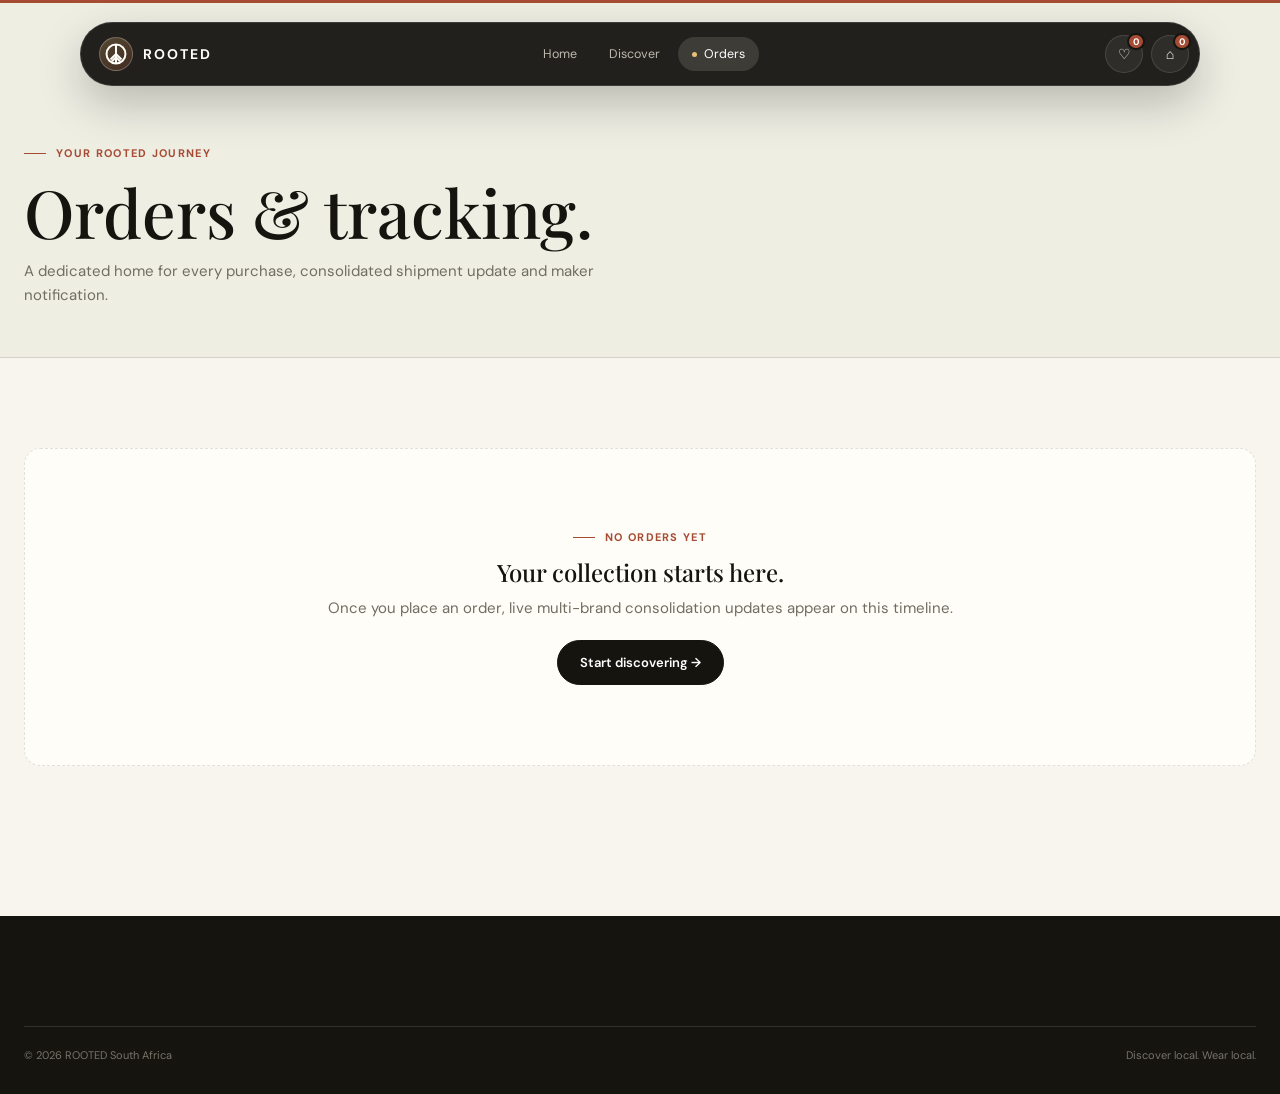
<file: orders.html>
<!doctype html>
<html lang="en">
<head>
  <meta charset="utf-8">
  <meta name="viewport" content="width=device-width,initial-scale=1">
  <title>Orders & Tracking — ROOTED</title>
  <link rel="stylesheet" href="style.css">
</head>
<body>

  <div class="top-progress"><span style="width:100%"></span></div>

  <nav class="rooted-nav">
    <a class="nav-brand" href="index.html">
      <span class="root-symbol">
        <svg viewBox="0 0 100 100" fill="none" stroke="currentColor" stroke-width="9">
          <circle cx="50" cy="50" r="43"/>
          <path d="M50 8v84M50 50 25 75M50 65 32 83M50 50l25 25M50 65l18 18"/>
        </svg>
      </span>
      ROOTED
    </a>
    <div class="nav-links">
      <a class="nav-link" href="index.html">Home</a>
      <a class="nav-link" href="dashboard.html">Discover</a>
      <a class="nav-link active" href="orders.html">Orders</a>
    </div>
    <div class="nav-actions">
      <a class="nav-action" href="wishlist.html">♡<span class="nav-badge" data-wish-count>0</span></a>
      <a class="nav-action" href="cart.html">⌂<span class="nav-badge" data-cart-count>0</span></a>
    </div>
  </nav>

  <header class="page-hero">
    <div class="container">
      <div class="eyebrow">YOUR ROOTED JOURNEY</div>
      <h1>Orders & tracking.</h1>
      <p class="lede">A dedicated home for every purchase, consolidated shipment update and maker notification.</p>
    </div>
  </header>

  <main class="section">
    <div class="container">
      <div id="orderList"></div>
    </div>
  </main>

  <footer class="footer">
    <div class="container">
      <div class="footer-bottom">
        <span>© <span data-year></span> ROOTED South Africa</span>
        <span>Discover local. Wear local.</span>
      </div>
    </div>
  </footer>

  <div class="toast"></div>

  <script src="app.js"></script>
  <script>
    function drawOrders() {
      const os = JSON.parse(localStorage.getItem("rootedOrders") || "[]");
      const el = document.getElementById("orderList");

      if (!os.length) {
        el.innerHTML = `
          <div class="empty">
            <div class="eyebrow" style="justify-content:center">NO ORDERS YET</div>
            <h2>Your collection starts here.</h2>
            <p class="lede" style="margin:10px auto 20px">Once you place an order, live multi-brand consolidation updates appear on this timeline.</p>
            <a class="btn" href="dashboard.html">Start discovering →</a>
          </div>
        `;
        return;
      }

      el.innerHTML = os.map(o => `
        <article class="form-card" style="margin-bottom:24px">
          <div style="display:flex;justify-content:space-between;gap:15px;flex-wrap:wrap">
            <div>
              <div class="eyebrow">CONSIGNMENT ${o.id}</div>
              <h3>Ordered on ${o.date}</h3>
              <p style="font-size:12px;color:var(--muted);margin-top:4px">
                Delivering to ${o.customer?.first || 'Thabo'} ${o.customer?.last || ''} · ${o.customer?.suburb || 'Brooklyn'}, ${o.customer?.city || 'Pretoria'}
              </p>
            </div>
            <strong style="color:var(--clay);font-size:22px;font-family:var(--serif)">${money(o.total)}</strong>
          </div>

          <div class="timeline" style="margin-top:28px">
            <div class="timeline-item done">
              <span class="timeline-dot"></span>
              <div>
                <b>1. Order Confirmed & Paid</b>
                <p>Payment cleared. Telemetry transmitted to maker cutting rooms.</p>
              </div>
            </div>
            <div class="timeline-item done">
              <span class="timeline-dot"></span>
              <div>
                <b>2. Atelier Stock Inspection</b>
                <p>Garments pulled from central stock allocation for quality inspection.</p>
              </div>
            </div>
            <div class="timeline-item">
              <span class="timeline-dot"></span>
              <div>
                <b>3. Multi-Brand Consolidation</b>
                <p>Items packaged together inside single biodegradable ROOTED box.</p>
              </div>
            </div>git
            <div class="timeline-item">
              <span class="timeline-dot"></span>
              <div>
                <b>4. Nationwide Courier Dispatch</b>
                <p>Direct door-to-door delivery within 48 to 72 hours.</p>
              </div>
            </div>
          </div>

          <div style="margin-top:18px;border-top:1px solid var(--line);padding-top:14px;font-size:12px;color:var(--muted)">
            <strong>Items in this run:</strong> ${o.items.map(x => {
              const p = product(x.id);
              return `${x.qty}× ${p ? p.name : 'Piece'} (${x.size})`;
            }).join(" · ")}
          </div>
        </article>
      `).join("");
    }

    document.addEventListener("DOMContentLoaded", () => {
      drawOrders();
      const id = new URLSearchParams(location.search).get("new");
      if (id) toast("Order " + id + " placed successfully!");
      setProgress(100);
    });
  </script>
</body>
</html>
</file>
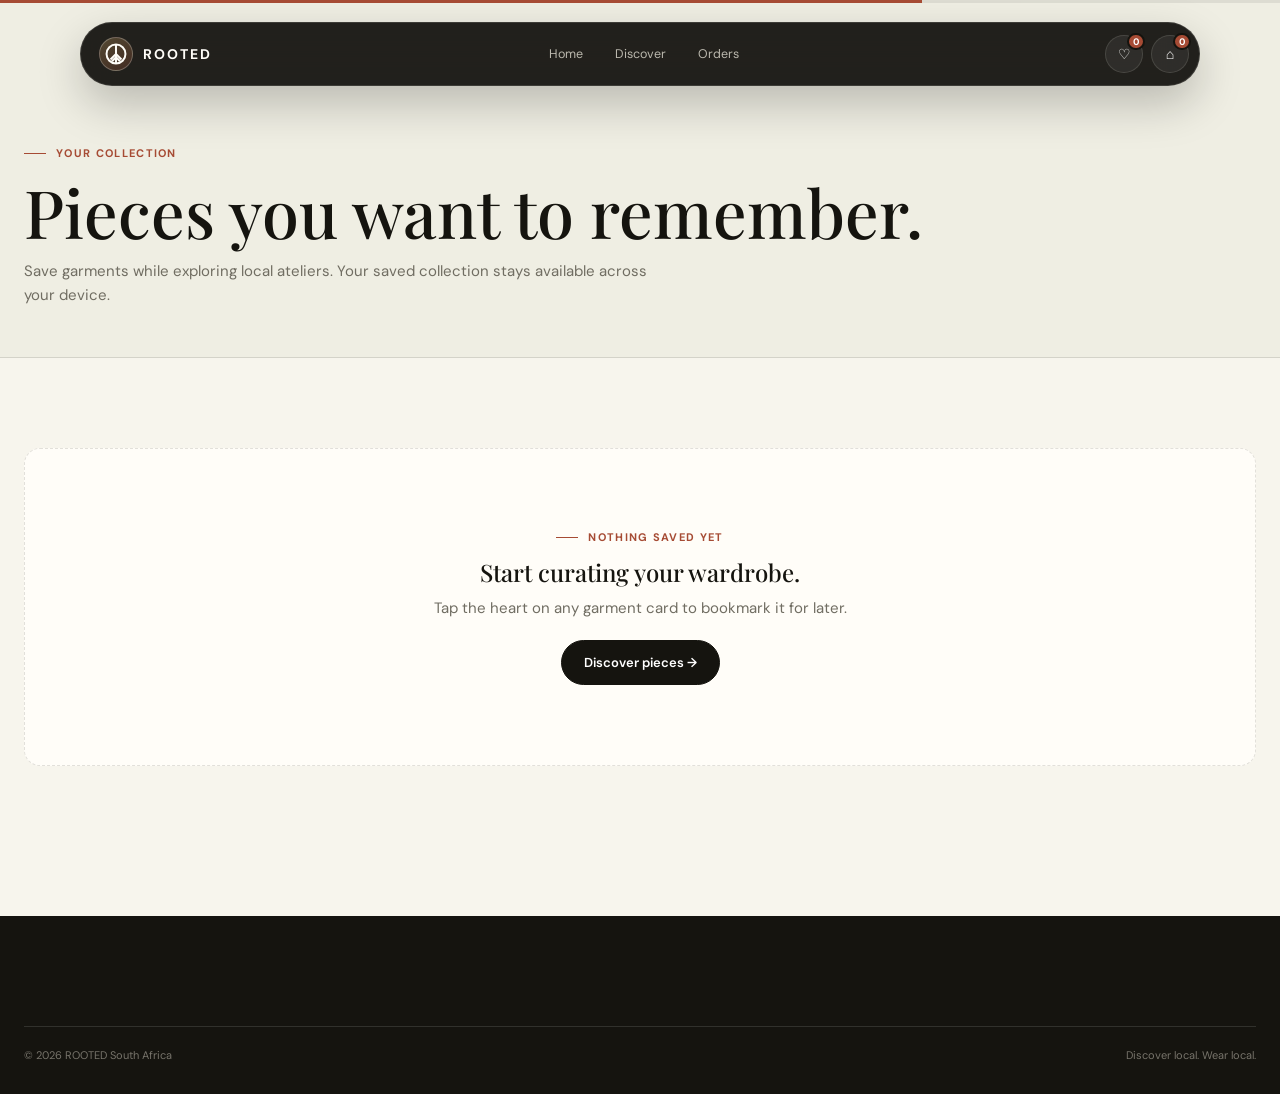
<file: wishlist.html>
<!doctype html>
<html lang="en">
<head>
  <meta charset="utf-8">
  <meta name="viewport" content="width=device-width,initial-scale=1">
  <title>Saved Pieces — ROOTED</title>
  <link rel="stylesheet" href="style.css">
</head>
<body>

  <div class="top-progress"><span style="width:72%"></span></div>

  <nav class="rooted-nav">
    <a class="nav-brand" href="index.html">
      <span class="root-symbol">
        <svg viewBox="0 0 100 100" fill="none" stroke="currentColor" stroke-width="9">
          <circle cx="50" cy="50" r="43"/>
          <path d="M50 8v84M50 50 25 75M50 65 32 83M50 50l25 25M50 65l18 18"/>
        </svg>
      </span>
      ROOTED
    </a>
    <div class="nav-links">
      <a class="nav-link" href="index.html">Home</a>
      <a class="nav-link" href="dashboard.html">Discover</a>
      <a class="nav-link" href="orders.html">Orders</a>
    </div>
    <div class="nav-actions">
      <a class="nav-action active" href="wishlist.html">♡<span class="nav-badge" data-wish-count>0</span></a>
      <a class="nav-action" href="cart.html">⌂<span class="nav-badge" data-cart-count>0</span></a>
    </div>
  </nav>

  <header class="page-hero">
    <div class="container">
      <div class="eyebrow">YOUR COLLECTION</div>
      <h1>Pieces you want to remember.</h1>
      <p class="lede">Save garments while exploring local ateliers. Your saved collection stays available across your device.</p>
    </div>
  </header>

  <main class="section">
    <div class="container">
      <div id="saved" class="product-grid"></div>
      <div id="empty" class="empty" style="display:none">
        <div class="eyebrow" style="justify-content:center">NOTHING SAVED YET</div>
        <h2>Start curating your wardrobe.</h2>
        <p class="lede" style="margin:10px auto 20px">Tap the heart on any garment card to bookmark it for later.</p>
        <a class="btn" href="dashboard.html">Discover pieces →</a>
      </div>
    </div>
  </main>

  <footer class="footer">
    <div class="container">
      <div class="footer-bottom">
        <span>© <span data-year></span> ROOTED South Africa</span>
        <span>Discover local. Wear local.</span>
      </div>
    </div>
  </footer>

  <div class="toast"></div>

  <script src="app.js"></script>
  <script>
    document.addEventListener("DOMContentLoaded", () => {
      const list = ROOTED.products.filter(p => getWish().includes(p.id));
      renderProducts(list, document.getElementById("saved"));
      document.getElementById("empty").style.display = list.length ? "none" : "block";
      setProgress(72);
    });
  </script>
</body>
</html>
</file>
<file: style.css>
@import url('https://fonts.googleapis.com/css2?family=DM+Sans:ital,opsz,wght@0,9..40,400;0,9..40,500;0,9..40,600;0,9..40,700;1,9..40,400&family=Playfair+Display:ital,wght@0,500;0,600;0,700;1,400;1,500&family=Syncopate:wght@700&display=swap');

:root {
  --ink: #15140f;
  --ink-2: #211f18;
  --ink-3: #302d24;
  --paper: #f7f5ed;
  --paper-2: #efeee3;
  --white: #fffdf8;
  --soft: #dedbcf;
  --muted: #706d62;
  --line: rgba(21, 20, 15, 0.12);
  --line-light: rgba(255, 255, 255, 0.14);
  --clay: #a64b34;
  --gold: #d6a34c;
  --gold-2: #e9c079;
  --moss: #454e3d;
  --teal: #3b5f54;
  --serif: "Playfair Display", Georgia, serif;
  --sans: "DM Sans", -apple-system, sans-serif;
  --shadow: 0 20px 50px rgba(21, 20, 15, 0.08);
  --shadow-lg: 0 30px 70px rgba(21, 20, 15, 0.16);
  --radius: 16px;
}

* { box-sizing: border-box; margin: 0; padding: 0; }
html { scroll-behavior: smooth; }
body {
  background: var(--paper);
  color: var(--ink);
  font-family: var(--sans);
  line-height: 1.5;
  -webkit-font-smoothing: antialiased;
}
a { color: inherit; text-decoration: none; }
button, input, select, textarea { font: inherit; }
button { cursor: pointer; }
img { max-width: 100%; display: block; }
h1, h2, h3, h4 { font-family: var(--serif); font-weight: 500; line-height: 1.08; }

.container { width: min(1320px, calc(100% - 48px)); margin: auto; }
.section { padding: 90px 0; }
.eyebrow {
  display: flex;
  align-items: center;
  gap: 10px;
  text-transform: uppercase;
  letter-spacing: 0.12em;
  font-size: 11px;
  font-weight: 700;
  color: var(--clay);
  margin-bottom: 14px;
}
.eyebrow:before { content: ""; width: 22px; height: 1px; background: currentColor; }
.lede { color: var(--muted); max-width: 640px; font-size: 15px; line-height: 1.6; }

/* Top Thin Progress Line */
.top-progress { height: 3px; position: fixed; top: 0; left: 0; right: 0; background: rgba(21, 20, 15, 0.08); z-index: 1000; }
.top-progress span { display: block; height: 100%; background: var(--clay); transition: width 0.35s ease; }

/* Centered Floating Pill Navigation */
.rooted-nav {
  position: fixed;
  top: 22px;
  left: 50%;
  transform: translateX(-50%);
  z-index: 900;
  width: min(1120px, calc(100% - 32px));
  height: 64px;
  padding: 8px 10px 8px 18px;
  display: grid;
  grid-template-columns: 1fr auto 1fr;
  align-items: center;
  gap: 14px;
  background: rgba(21, 20, 15, 0.94);
  color: var(--white);
  border: 1px solid rgba(255, 255, 255, 0.12);
  border-radius: 999px;
  box-shadow: 0 18px 45px rgba(0, 0, 0, 0.22);
  backdrop-filter: blur(16px);
}
.nav-brand {
  display: flex;
  align-items: center;
  gap: 10px;
  font-family: var(--sans);
  font-weight: 700;
  letter-spacing: 0.14em;
  font-size: 14px;
}
.root-symbol {
  width: 34px;
  height: 34px;
  display: grid;
  place-items: center;
  border: 1px solid rgba(255, 255, 255, 0.25);
  border-radius: 50%;
  background: linear-gradient(145deg, rgba(233, 192, 121, 0.25), rgba(166, 75, 52, 0.25));
}
.root-symbol svg { width: 22px; height: 22px; }
.nav-links { display: flex; align-items: center; justify-content: center; gap: 4px; }
.nav-link {
  display: flex;
  align-items: center;
  gap: 7px;
  padding: 8px 14px;
  border-radius: 999px;
  font-size: 12.5px;
  color: #bbb8ae;
  transition: all 0.2s ease;
}
.nav-link:hover, .nav-link.active { background: rgba(255, 255, 255, 0.12); color: #fff; }
.nav-link.active:before { content: ""; width: 5px; height: 5px; border-radius: 50%; background: var(--gold-2); }
.nav-actions { display: flex; justify-content: flex-end; gap: 8px; }
.nav-action {
  width: 38px;
  height: 38px;
  border: 1px solid rgba(255, 255, 255, 0.12);
  background: rgba(255, 255, 255, 0.06);
  color: #fff;
  border-radius: 50%;
  display: grid;
  place-items: center;
  position: relative;
  font-size: 14px;
  transition: all 0.2s ease;
}
.nav-action:hover { background: rgba(255, 255, 255, 0.15); transform: translateY(-1px); }
.nav-badge {
  position: absolute;
  right: -3px;
  top: -3px;
  min-width: 17px;
  height: 17px;
  padding: 0 4px;
  border-radius: 999px;
  display: grid;
  place-items: center;
  background: var(--clay);
  font-size: 9.5px;
  font-weight: 700;
  border: 2px solid var(--ink);
}

/* Hero Section */
.hero {
  min-height: 92vh;
  background: var(--ink);
  color: var(--white);
  position: relative;
  overflow: hidden;
  padding: 160px 0 70px;
}
.hero:before {
  content: "";
  position: absolute;
  inset: 0;
  background-image: linear-gradient(rgba(255, 255, 255, 0.04) 1px, transparent 1px), linear-gradient(90deg, rgba(255, 255, 255, 0.04) 1px, transparent 1px);
  background-size: 64px 64px;
  mask-image: radial-gradient(circle at 70% 35%, #000, transparent 70%);
}
.hero-grid { position: relative; z-index: 2; display: grid; grid-template-columns: 1.2fr 0.8fr; gap: 50px; align-items: end; }
.hero h1 { font-size: clamp(48px, 6.8vw, 92px); max-width: 900px; }
.hero h1 em { color: var(--gold-2); font-style: italic; }
.hero-copy { margin-top: 22px; color: rgba(255, 255, 255, 0.75); max-width: 540px; font-size: 16.5px; }
.hero-actions { display: flex; gap: 12px; flex-wrap: wrap; margin-top: 32px; }
.hero-art { min-height: 480px; display: grid; grid-template-columns: 1fr 1fr; gap: 12px; transform: rotate(1.5deg); }
.art-card { border-radius: 14px; overflow: hidden; background: #2c2a22; position: relative; box-shadow: 0 20px 40px rgba(0,0,0,0.3); }
.art-card img { width: 100%; height: 100%; object-fit: cover; opacity: 0.88; transition: transform 0.5s ease; }
.art-card:hover img { transform: scale(1.05); }
.art-card:nth-child(2) { margin-top: 60px; }
.art-card:nth-child(3) { margin-top: -20px; }
.art-card:nth-child(4) { margin-top: 40px; }
.art-label {
  position: absolute;
  bottom: 12px;
  left: 12px;
  right: 12px;
  background: rgba(21, 20, 15, 0.78);
  backdrop-filter: blur(8px);
  padding: 8px 12px;
  border-radius: 8px;
  font-size: 10.5px;
  font-weight: 500;
  color: #fff;
  border: 1px solid rgba(255,255,255,0.1);
}

/* Buttons */
.btn {
  border: 1px solid var(--ink);
  background: var(--ink);
  color: #fff;
  border-radius: 999px;
  padding: 12px 22px;
  font-size: 13px;
  font-weight: 600;
  display: inline-flex;
  align-items: center;
  justify-content: center;
  gap: 8px;
  transition: all 0.2s ease;
}
.btn:hover { transform: translateY(-2px); box-shadow: 0 10px 22px rgba(21, 20, 15, 0.14); }
.btn.light { background: var(--white); color: var(--ink); border-color: rgba(255, 255, 255, 0.25); }
.btn.ghost { background: transparent; color: var(--ink); }
.btn.clay { background: var(--clay); border-color: var(--clay); color: #fff; }
.btn.gold { background: var(--gold); border-color: var(--gold); color: var(--ink); }
.btn.small { padding: 8px 14px; font-size: 11px; }

/* Section Headers */
.section-head { display: flex; justify-content: space-between; align-items: end; gap: 24px; margin-bottom: 34px; }
.section-head h2 { font-size: clamp(32px, 3.8vw, 52px); }
.section-head .right { display: flex; gap: 8px; flex-wrap: wrap; }

/* Product Cards & Grid */
.product-grid { display: grid; grid-template-columns: repeat(4, 1fr); gap: 28px 18px; }
.product-card { min-width: 0; display: flex; flex-direction: column; }
.product-image { height: 350px; background: var(--paper-2); border-radius: var(--radius); overflow: hidden; position: relative; }
.product-image img { width: 100%; height: 100%; object-fit: cover; transition: transform 0.45s ease; }
.product-card:hover .product-image img { transform: scale(1.04); }
.product-tag {
  position: absolute;
  top: 12px;
  left: 12px;
  background: rgba(21, 20, 15, 0.82);
  backdrop-filter: blur(4px);
  color: #fff;
  padding: 5px 10px;
  border-radius: 6px;
  font-size: 9.5px;
  font-weight: 700;
  text-transform: uppercase;
  letter-spacing: 0.06em;
}
.product-wish {
  position: absolute;
  top: 10px;
  right: 10px;
  width: 34px;
  height: 34px;
  border-radius: 50%;
  border: 1px solid rgba(255, 255, 255, 0.35);
  background: rgba(255, 255, 255, 0.85);
  display: grid;
  place-items: center;
  font-size: 14px;
  transition: all 0.2s ease;
}
.product-wish.active { color: var(--clay); }
.product-wish:hover { transform: scale(1.1); background: #fff; }
.product-info { padding: 12px 4px; flex: 1; display: flex; flex-direction: column; }
.product-name { font-size: 14.5px; font-weight: 700; margin-bottom: 2px; }
.product-brand { font-size: 11.5px; color: var(--clay); font-weight: 600; text-transform: uppercase; letter-spacing: 0.04em; }
.product-bottom { display: flex; justify-content: space-between; align-items: center; margin-top: auto; padding-top: 10px; }
.price { font-size: 13.5px; font-weight: 700; }
.quick-add {
  width: 32px;
  height: 32px;
  border-radius: 50%;
  border: 1px solid var(--line);
  background: transparent;
  display: grid;
  place-items: center;
  font-size: 15px;
  transition: all 0.2s ease;
}
.quick-add:hover { background: var(--ink); color: #fff; }

/* Features Band */
.feature-band { background: var(--ink); color: #fff; }
.feature-grid { display: grid; grid-template-columns: repeat(3, 1fr); gap: 1px; background: rgba(255, 255, 255, 0.12); }
.feature { padding: 42px 34px; background: var(--ink); }
.feature-number { font-family: var(--serif); font-size: 38px; color: var(--gold-2); margin-bottom: 12px; }
.feature h3 { font-size: 24px; margin-bottom: 8px; }
.feature p { color: rgba(255, 255, 255, 0.68); font-size: 13.5px; line-height: 1.6; }

/* Regional Hubs */
.hub-grid { display: grid; grid-template-columns: repeat(4, 1fr); gap: 16px; }
.hub {
  min-height: 190px;
  border-radius: var(--radius);
  padding: 22px;
  display: flex;
  flex-direction: column;
  justify-content: flex-end;
  color: #fff;
  overflow: hidden;
  position: relative;
  background: var(--ink);
  transition: transform 0.25s ease;
}
.hub:hover { transform: translateY(-3px); }
.hub:after { content: ""; position: absolute; inset: 0; background: linear-gradient(transparent, rgba(0, 0, 0, 0.75)); }
.hub > * { position: relative; z-index: 1; }
.hub small { font-size: 10px; text-transform: uppercase; letter-spacing: 0.1em; opacity: 0.8; }
.hub h3 { font-size: 26px; margin-top: 4px; }
.hub p { font-size: 11.5px; opacity: 0.8; }
.hub.ct { background: linear-gradient(135deg, #6c3b2c, #1e1c15); }
.hub.jhb { background: linear-gradient(135deg, #454e3d, #1e1c15); }
.hub.pta { background: linear-gradient(135deg, #b17b35, #3c3021); }
.hub.dbn { background: linear-gradient(135deg, #3b5f54, #1e1c15); }

/* Stories */
.story-grid { display: grid; grid-template-columns: 1fr 1fr; gap: 20px; }
.story { background: var(--white); border: 1px solid var(--line); border-radius: var(--radius); overflow: hidden; display: grid; grid-template-columns: 180px 1fr; }
.story img { height: 100%; width: 100%; object-fit: cover; }
.story-copy { padding: 26px; display: flex; flex-direction: column; justify-content: center; }
.story-copy h3 { font-size: 24px; margin: 6px 0; }
.story-copy p { font-size: 13px; color: var(--muted); line-height: 1.6; }

/* Page Hero */
.page-hero { padding: 145px 0 50px; background: var(--paper-2); border-bottom: 1px solid var(--line); }
.page-hero h1 { font-size: clamp(38px, 5.2vw, 68px); margin-bottom: 12px; }

/* Search Shell & Filter Chips */
.search-shell { display: grid; grid-template-columns: 1fr auto; gap: 10px; margin: 30px 0 20px; }
.search-box {
  background: var(--white);
  border: 1px solid var(--line);
  border-radius: 999px;
  padding: 13px 20px;
  display: flex;
  align-items: center;
  gap: 12px;
  box-shadow: 0 10px 25px rgba(21, 20, 15, 0.05);
}
.search-box input { border: 0; outline: 0; background: transparent; width: 100%; font-size: 14.5px; }
.filters { display: flex; gap: 8px; flex-wrap: wrap; margin-bottom: 30px; }
.filter { border: 1px solid var(--line); background: var(--white); border-radius: 999px; padding: 7px 15px; font-size: 11.5px; font-weight: 500; transition: all 0.2s ease; }
.filter.active, .filter:hover { background: var(--ink); color: #fff; border-color: var(--ink); }

/* Brand Directory Cards */
.brand-grid { display: grid; grid-template-columns: repeat(4, 1fr); gap: 18px; }
.brand-card { background: var(--white); border: 1px solid var(--line); border-radius: var(--radius); padding: 26px; transition: all 0.25s ease; display: flex; flex-direction: column; }
.brand-card:hover { transform: translateY(-4px); box-shadow: var(--shadow); }
.brand-logo { width: 62px; height: 62px; border-radius: 50%; display: grid; place-items: center; color: #fff; font-weight: 700; font-size: 18px; margin-bottom: 16px; flex-shrink: 0; }
.brand-card h3 { font-size: 22px; }
.brand-location { color: var(--clay); font-size: 10.5px; font-weight: 700; text-transform: uppercase; letter-spacing: 0.08em; margin: 5px 0 10px; }
.brand-card p { color: var(--muted); font-size: 12.5px; flex: 1; line-height: 1.6; }
.brand-card .btn { margin-top: 20px; width: 100%; }

/* Brand Atelier Page */
.brand-mast { display: grid; grid-template-columns: auto 1fr auto; gap: 28px; align-items: center; }
.brand-avatar { width: 110px; height: 110px; border-radius: 50%; display: grid; place-items: center; color: #fff; font-weight: 700; font-size: 32px; box-shadow: var(--shadow); }
.brand-mast h1 { font-size: clamp(38px, 5vw, 64px); }
.brand-mast p { color: var(--muted); max-width: 680px; margin-top: 8px; font-size: 14.5px; }
.brand-actions { display: flex; gap: 8px; flex-wrap: wrap; justify-content: flex-end; }
.brand-story { display: grid; grid-template-columns: 380px 1fr; background: var(--white); border: 1px solid var(--line); border-radius: var(--radius); overflow: hidden; box-shadow: var(--shadow); }
.brand-story img { width: 100%; height: 100%; min-height: 420px; object-fit: cover; }
.story-body { padding: 44px; display: flex; flex-direction: column; justify-content: center; }
.story-body h2 { font-size: 34px; margin-bottom: 14px; }
.story-body p { color: var(--muted); font-size: 14px; line-height: 1.8; margin-bottom: 14px; }
.stat-row { display: grid; grid-template-columns: repeat(4, 1fr); gap: 12px; margin: 26px 0; }
.stat { background: var(--white); border: 1px solid var(--line); padding: 18px 22px; border-radius: 12px; }
.stat b { font-family: var(--serif); font-size: 26px; }
.stat span { display: block; color: var(--muted); font-size: 10px; text-transform: uppercase; letter-spacing: 0.08em; }

/* Product Page Layout */
.product-page { padding-top: 130px; }
.product-layout { display: grid; grid-template-columns: 1.05fr 0.95fr; gap: 50px; }
.product-main-image { height: 660px; border-radius: var(--radius); overflow: hidden; background: var(--paper-2); }
.product-main-image img { width: 100%; height: 100%; object-fit: cover; }
.product-detail h1 { font-size: clamp(38px, 4.5vw, 64px); }
.product-detail .brand-link { display: inline-block; color: var(--clay); font-size: 11.5px; font-weight: 700; text-transform: uppercase; letter-spacing: 0.08em; margin: 12px 0 6px; }
.product-price { font-size: 24px; font-weight: 700; margin: 16px 0; color: var(--ink); }
.product-description { font-size: 14.5px; color: var(--muted); line-height: 1.7; }
.option-group { margin: 22px 0; }
.option-title { font-size: 11px; text-transform: uppercase; font-weight: 700; letter-spacing: 0.08em; margin-bottom: 8px; }
.option-row { display: flex; gap: 8px; flex-wrap: wrap; }
.option { border: 1px solid var(--line); background: var(--white); padding: 9px 16px; border-radius: 8px; font-size: 12px; font-weight: 500; transition: all 0.2s ease; }
.option.active { background: var(--ink); color: #fff; border-color: var(--ink); }
.buy-row { display: grid; grid-template-columns: 120px 1fr; gap: 10px; margin-top: 24px; }
.qty-control { display: flex; align-items: center; justify-content: space-between; border: 1px solid var(--line); border-radius: 999px; padding: 0 10px; background: var(--white); }
.qty-control button { border: 0; background: none; width: 30px; height: 42px; font-size: 16px; }
.info-list { margin-top: 30px; border-top: 1px solid var(--line); }
.info-list div { padding: 13px 0; border-bottom: 1px solid var(--line); display: flex; justify-content: space-between; font-size: 12px; }
.info-list span:last-child { color: var(--muted); }

/* Cart Layout */
.cart-layout { display: grid; grid-template-columns: 1.55fr 0.85fr; gap: 32px; align-items: start; }
.cart-card {
  background: var(--white);
  border: 1px solid var(--line);
  border-radius: var(--radius);
  padding: 18px;
  display: grid;
  grid-template-columns: 24px 100px 1fr auto;
  gap: 16px;
  align-items: center;
  margin-bottom: 14px;
}
.cart-card.disabled { opacity: 0.45; }
.cart-card input[type="checkbox"] { width: 18px; height: 18px; accent-color: var(--clay); cursor: pointer; }
.cart-thumb { height: 120px; border-radius: 10px; overflow: hidden; background: var(--paper-2); }
.cart-thumb img { width: 100%; height: 100%; object-fit: cover; }
.cart-meta h3 { font-family: var(--sans); font-size: 15px; font-weight: 700; }
.cart-meta small { display: block; color: var(--clay); font-size: 10.5px; font-weight: 700; text-transform: uppercase; margin: 3px 0 6px; }
.cart-meta p { font-size: 12px; color: var(--muted); }
.cart-controls { display: flex; gap: 14px; align-items: center; margin-top: 10px; }
.mini-qty { display: flex; border: 1px solid var(--line); border-radius: 999px; overflow: hidden; background: var(--paper-2); }
.mini-qty button { border: 0; background: none; padding: 4px 12px; }
.mini-qty span { padding: 4px 10px; font-size: 12px; font-weight: 600; }
.remove { border: 0; background: none; text-decoration: underline; color: var(--muted); font-size: 11.5px; }
.remove:hover { color: var(--clay); }
.cart-price { font-weight: 700; font-size: 15px; }

/* Sticky Cart & Checkout Summary Box */
.summary {
  background: var(--white);
  border: 1px solid var(--line);
  border-radius: var(--radius);
  padding: 28px;
  position: sticky;
  top: 105px;
}
.summary h3 { font-size: 24px; margin-bottom: 18px; }
.sum-row { display: flex; justify-content: space-between; padding: 11px 0; border-bottom: 1px solid var(--line); font-size: 13px; }
.sum-total { font-family: var(--serif); font-size: 24px; color: var(--clay); border: 0; padding-top: 16px; }
.promo { display: flex; gap: 6px; margin: 16px 0; }
.promo input { flex: 1; border: 1px solid var(--line); background: var(--paper); border-radius: 8px; padding: 10px 12px; font-size: 12px; outline: 0; }
.empty { text-align: center; padding: 80px 20px; background: var(--white); border: 1px dashed var(--line); border-radius: var(--radius); }

/* Checkout Grid */
.checkout-grid { display: grid; grid-template-columns: 1.3fr 0.7fr; gap: 32px; align-items: start; }
.form-card { background: var(--white); border: 1px solid var(--line); border-radius: var(--radius); padding: 30px; margin-bottom: 16px; }
.form-card h3 { font-size: 22px; margin-bottom: 18px; border-bottom: 1px solid var(--line); padding-bottom: 10px; }
.form-grid { display: grid; grid-template-columns: 1fr 1fr; gap: 12px; }
.field { margin-bottom: 14px; }
.field label { display: block; font-size: 10.5px; text-transform: uppercase; letter-spacing: 0.08em; font-weight: 700; color: var(--muted); margin-bottom: 6px; }
.field input, .field select, .field textarea {
  width: 100%;
  border: 1px solid var(--line);
  background: var(--paper);
  border-radius: 8px;
  padding: 11px 12px;
  outline: 0;
  font-size: 13.5px;
  transition: border-color 0.2s ease;
}
.field input:focus, .field select:focus { border-color: var(--ink); background: #fff; }
.payment-options { display: grid; grid-template-columns: repeat(3, 1fr); gap: 8px; margin-top: 8px; }
.payment { border: 1px solid var(--line); padding: 14px 10px; border-radius: 10px; background: var(--white); font-size: 11.5px; font-weight: 700; text-align: center; transition: all 0.2s ease; }
.payment.active { background: var(--ink); color: #fff; border-color: var(--ink); }
.secure-note { background: var(--paper-2); padding: 13px; border-radius: 10px; font-size: 11px; color: var(--muted); margin-top: 14px; line-height: 1.5; }

/* Timeline */
.timeline { display: grid; gap: 0; }
.timeline-item { display: grid; grid-template-columns: 24px 1fr; gap: 14px; padding-bottom: 22px; position: relative; }
.timeline-dot { width: 12px; height: 12px; border-radius: 50%; background: var(--line); margin-top: 4px; position: relative; z-index: 1; }
.timeline-item:not(:last-child):before { content: ""; position: absolute; top: 12px; left: 5px; width: 2px; height: 100%; background: var(--line); }
.timeline-item.done .timeline-dot { background: var(--clay); }
.timeline-item.done:before { background: var(--clay); }
.timeline-item b { font-size: 13px; }
.timeline-item p { font-size: 11.5px; color: var(--muted); margin-top: 2px; }

/* Footer */
.footer { background: var(--ink); color: #fff; padding: 70px 0 30px; margin-top: 60px; }
.footer-grid { display: grid; grid-template-columns: 1.5fr 1fr 1fr 1fr; gap: 40px; }
.footer h3 { font-family: var(--sans); font-size: 16px; letter-spacing: 0.1em; font-weight: 700; }
.footer h4 { font-family: var(--sans); font-size: 10.5px; text-transform: uppercase; letter-spacing: 0.1em; color: #aaa79d; margin-bottom: 14px; font-weight: 700; }
.footer p, .footer a { color: #aaa79d; font-size: 12.5px; transition: color 0.2s; }
.footer a:hover { color: var(--gold-2); }
.footer-links { display: grid; gap: 10px; }
.footer-bottom { border-top: 1px solid rgba(255, 255, 255, 0.12); margin-top: 40px; padding-top: 20px; display: flex; justify-content: space-between; color: #77746b; font-size: 11px; }

/* Toast */
.toast {
  position: fixed;
  right: 22px;
  bottom: 22px;
  z-index: 1200;
  background: var(--ink);
  color: #fff;
  padding: 13px 18px;
  border-radius: 12px;
  box-shadow: var(--shadow-lg);
  font-size: 12.5px;
  transform: translateY(20px);
  opacity: 0;
  pointer-events: none;
  transition: all 0.25s cubic-bezier(0.16, 1, 0.3, 1);
  border: 1px solid rgba(255,255,255,0.15);
}
.toast.show { transform: none; opacity: 1; }

.no-results { padding: 50px; text-align: center; color: var(--muted); display: none; grid-column: 1/-1; }

/* Responsive Viewports */
@media (max-width: 1050px) {
  .rooted-nav { grid-template-columns: auto 1fr auto; }
  .hero-grid, .product-layout { grid-template-columns: 1fr; }
  .hero-art { max-width: 600px; }
  .product-main-image { height: 500px; }
  .product-grid, .brand-grid, .hub-grid { grid-template-columns: repeat(2, 1fr); }
  .cart-layout, .checkout-grid { grid-template-columns: 1fr; }
  .summary { position: static; }
  .brand-mast { grid-template-columns: auto 1fr; }
  .brand-actions { grid-column: 1/-1; justify-content: flex-start; }
}

@media (max-width: 700px) {
  body { padding-bottom: 84px; }
  .container { width: min(100% - 32px, 1320px); }
  .section { padding: 65px 0; }
  
  /* Pinned App Bar on Mobile Phones */
  .rooted-nav {
    top: auto;
    bottom: 12px;
    height: 60px;
    width: calc(100% - 24px);
    padding: 6px 12px;
    grid-template-columns: auto 1fr auto;
  }
  .nav-brand { font-size: 0; }
  .nav-brand .root-symbol { width: 38px; height: 38px; }
  .nav-links { gap: 0; }
  .nav-link { padding: 6px 10px; font-size: 11px; }
  .nav-action { width: 36px; height: 36px; }

  .hero { min-height: auto; padding: 120px 0 50px; }
  .hero h1 { font-size: 44px; }
  .hero-art { min-height: 360px; }
  .feature-grid { grid-template-columns: 1fr; }
  .hub-grid, .product-grid, .brand-grid { grid-template-columns: 1fr 1fr; }
  .story-grid { grid-template-columns: 1fr; }
  .story { grid-template-columns: 110px 1fr; }
  .story-copy { padding: 18px; }
  .story-copy h3 { font-size: 19px; }
  
  .brand-mast { grid-template-columns: 1fr; }
  .brand-avatar { width: 84px; height: 84px; }
  .brand-story { grid-template-columns: 1fr; }
  .brand-story img { height: 300px; min-height: 0; }
  .story-body { padding: 26px; }
  .stat-row { grid-template-columns: 1fr 1fr; }
  
  .product-main-image { height: 420px; }
  .buy-row { grid-template-columns: 100px 1fr; }
  .cart-card { grid-template-columns: 20px 75px 1fr; }
  .cart-price { grid-column: 3; }
  .cart-thumb { height: 95px; }
  
  .form-grid { grid-template-columns: 1fr; }
  .payment-options { grid-template-columns: 1fr; }
  .footer-grid { grid-template-columns: 1fr 1fr; }
  .footer-bottom { flex-direction: column; gap: 8px; }
}

@media (max-width: 440px) {
  .hub-grid, .product-grid, .brand-grid { grid-template-columns: 1fr; }
  .hero h1 { font-size: 38px; }
}
</file>
